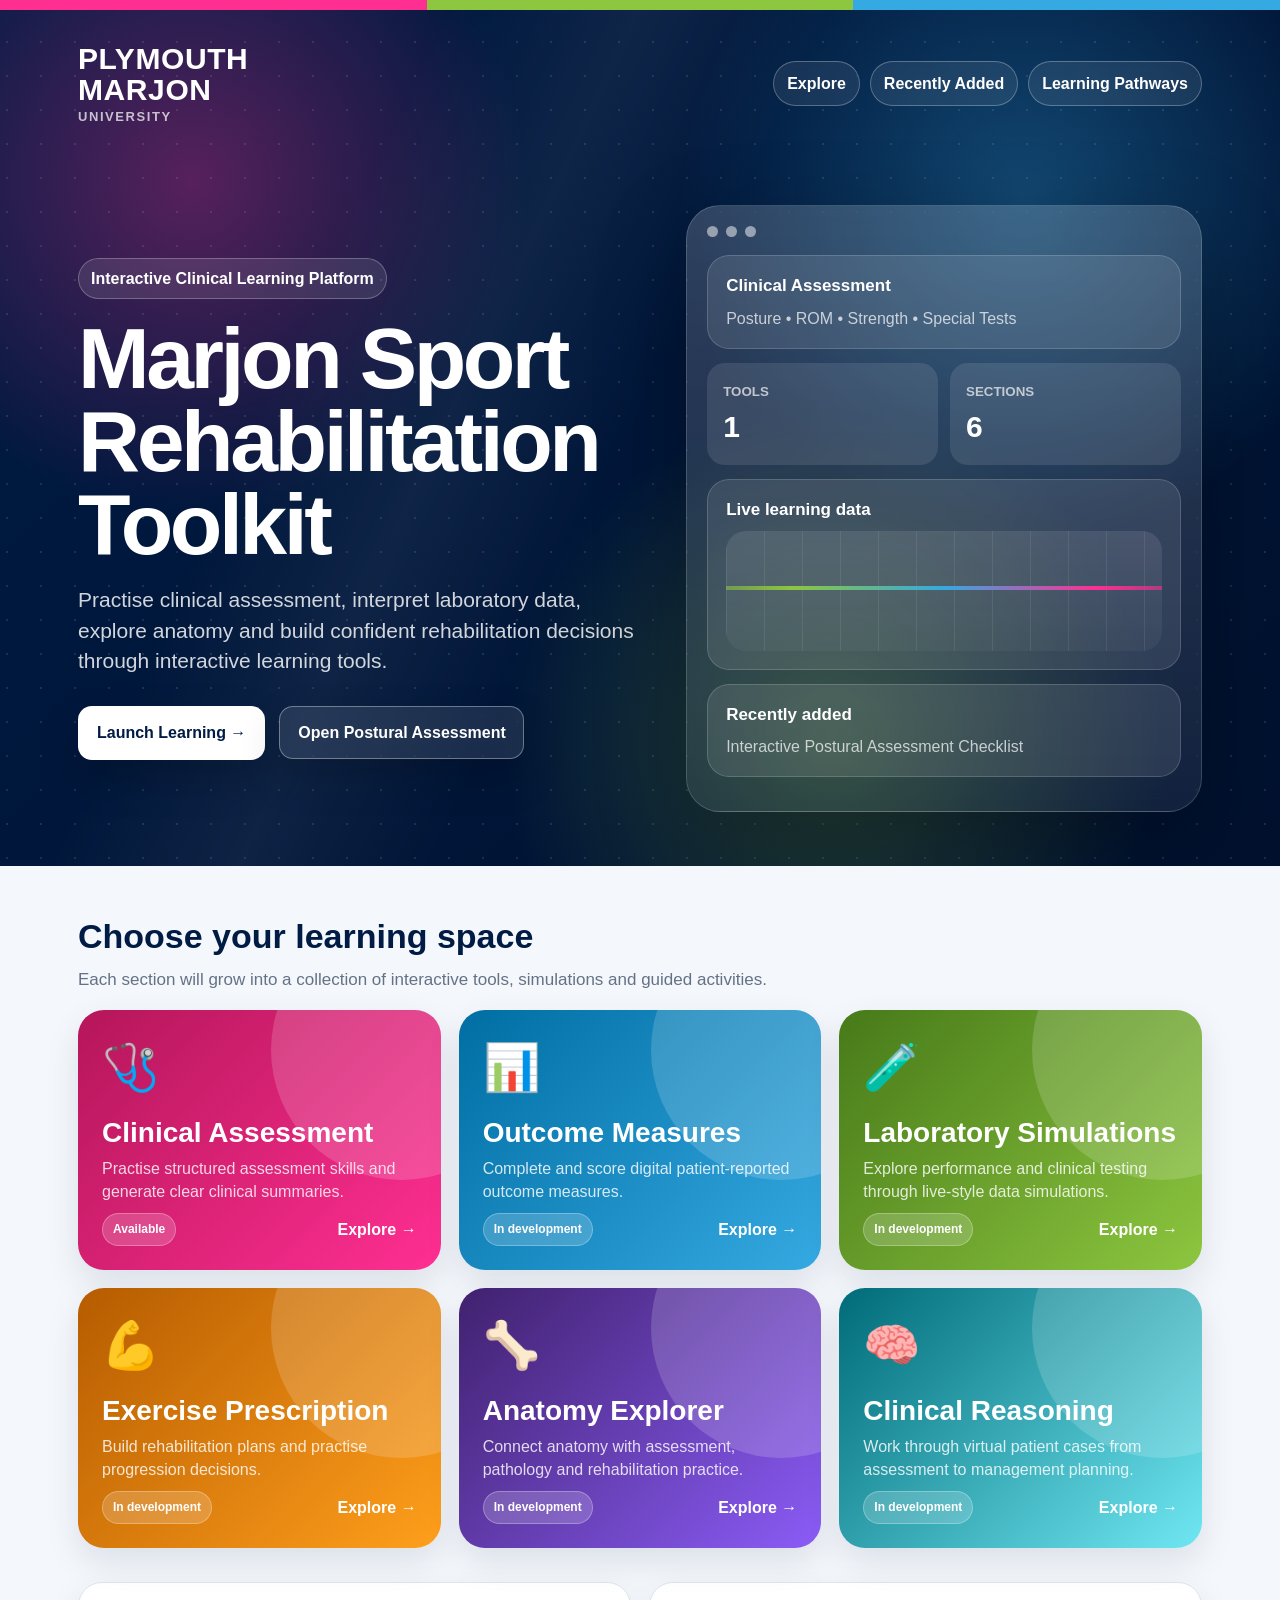
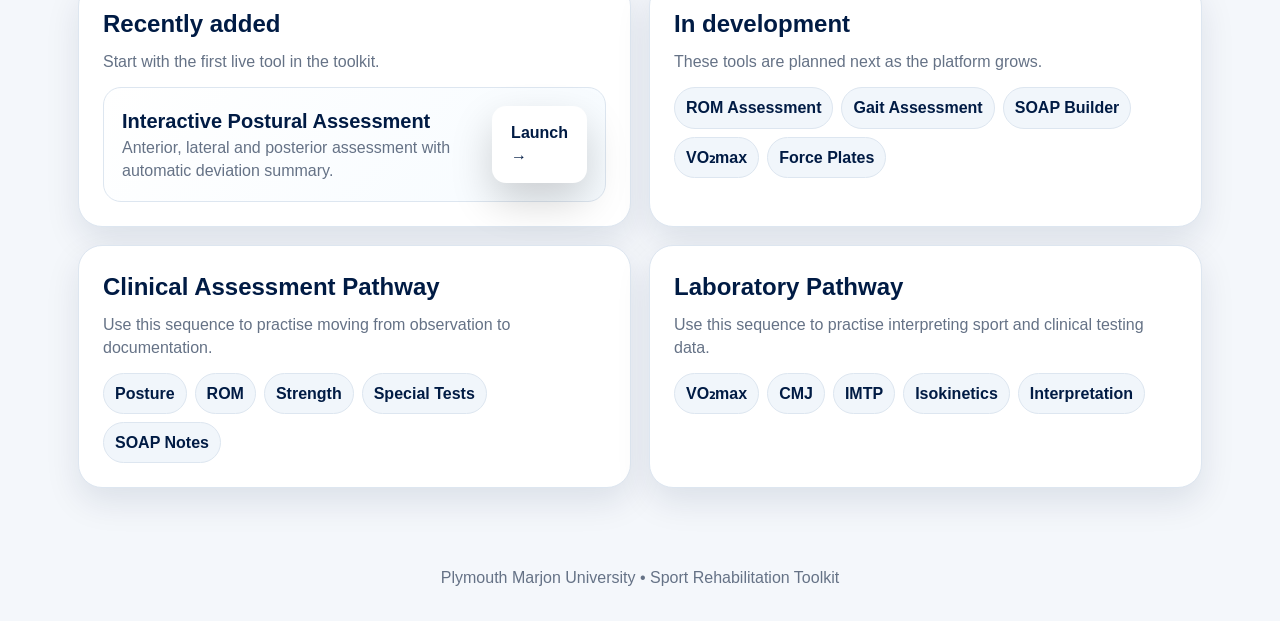
<file: index.html>
<!doctype html>
<html lang="en">
<head>
<meta charset="utf-8">
<meta name="viewport" content="width=device-width, initial-scale=1">
<title>Marjon Sport Rehabilitation Toolkit</title>
<link rel="stylesheet" href="css/styles.css">
</head>
<body>
<div class="accent-bar" aria-hidden="true"><span></span><span></span><span></span></div>

<header class="hero">
  <div class="hero-inner">
    <nav class="hero-nav">
      <div class="logo">PLYMOUTH<br>MARJON<small>UNIVERSITY</small></div>
      <div class="nav-links">
        <a href="#dashboard">Explore</a>
        <a href="#recent">Recently Added</a>
        <a href="#pathways">Learning Pathways</a>
      </div>
    </nav>

    <div class="hero-grid">
      <div class="hero-copy">
        <span class="kicker">Interactive Clinical Learning Platform</span>
        <h1>Marjon Sport Rehabilitation Toolkit</h1>
        <p>Practise clinical assessment, interpret laboratory data, explore anatomy and build confident rehabilitation decisions through interactive learning tools.</p>
        <div class="hero-actions">
          <a class="button" href="#dashboard">Launch Learning →</a>
          <a class="button secondary" href="assessment/postural-assessment.html">Open Postural Assessment</a>
        </div>
      </div>

      <div class="device" aria-label="Toolkit preview panel">
        <div class="device-top"><span></span><span></span><span></span></div>
        <div class="pulse-card">
          <strong>Clinical Assessment</strong>
          <p style="margin:0;color:rgba(255,255,255,.72)">Posture • ROM • Strength • Special Tests</p>
        </div>
        <div class="metric-row">
          <div class="metric"><small>TOOLS</small><b>1</b></div>
          <div class="metric"><small>SECTIONS</small><b>6</b></div>
        </div>
        <div class="pulse-card" style="margin-top:14px">
          <strong>Live learning data</strong>
          <div class="trace"></div>
        </div>
        <div class="pulse-card">
          <strong>Recently added</strong>
          <p style="margin:0;color:rgba(255,255,255,.72)">Interactive Postural Assessment Checklist</p>
        </div>
      </div>
    </div>
  </div>
</header>

<main class="main">
  <section id="dashboard">
    <div class="section-head">
      <div>
        <h2>Choose your learning space</h2>
        <p>Each section will grow into a collection of interactive tools, simulations and guided activities.</p>
      </div>
    </div>

    <div class="dashboard-grid">
      <a class="tile pink" href="assessment/index.html">
        <div class="tile-content">
          <div class="icon">🩺</div>
          <h3>Clinical Assessment</h3>
          <p>Practise structured assessment skills and generate clear clinical summaries.</p>
          <div class="tile-footer"><span class="badge">Available</span><span class="launch">Explore →</span></div>
        </div>
      </a>

      <a class="tile blue" href="outcome-measures/index.html">
        <div class="tile-content">
          <div class="icon">📊</div>
          <h3>Outcome Measures</h3>
          <p>Complete and score digital patient-reported outcome measures.</p>
          <div class="tile-footer"><span class="badge">In development</span><span class="launch">Explore →</span></div>
        </div>
      </a>

      <a class="tile green" href="laboratory/index.html">
        <div class="tile-content">
          <div class="icon">🧪</div>
          <h3>Laboratory Simulations</h3>
          <p>Explore performance and clinical testing through live-style data simulations.</p>
          <div class="tile-footer"><span class="badge">In development</span><span class="launch">Explore →</span></div>
        </div>
      </a>

      <a class="tile orange" href="exercise-prescription/index.html">
        <div class="tile-content">
          <div class="icon">💪</div>
          <h3>Exercise Prescription</h3>
          <p>Build rehabilitation plans and practise progression decisions.</p>
          <div class="tile-footer"><span class="badge">In development</span><span class="launch">Explore →</span></div>
        </div>
      </a>

      <a class="tile purple" href="anatomy/index.html">
        <div class="tile-content">
          <div class="icon">🦴</div>
          <h3>Anatomy Explorer</h3>
          <p>Connect anatomy with assessment, pathology and rehabilitation practice.</p>
          <div class="tile-footer"><span class="badge">In development</span><span class="launch">Explore →</span></div>
        </div>
      </a>

      <a class="tile cyan" href="clinical-reasoning/index.html">
        <div class="tile-content">
          <div class="icon">🧠</div>
          <h3>Clinical Reasoning</h3>
          <p>Work through virtual patient cases from assessment to management planning.</p>
          <div class="tile-footer"><span class="badge">In development</span><span class="launch">Explore →</span></div>
        </div>
      </a>
    </div>
  </section>

  <section class="cards" id="recent" style="margin-top:34px">
    <div class="card">
      <h2>Recently added</h2>
      <p>Start with the first live tool in the toolkit.</p>
      <div class="new-tool">
        <div>
          <strong>Interactive Postural Assessment</strong><br>
          <span>Anterior, lateral and posterior assessment with automatic deviation summary.</span>
        </div>
        <a class="button" href="assessment/postural-assessment.html">Launch →</a>
      </div>
    </div>

    <div class="card">
      <h2>In development</h2>
      <p>These tools are planned next as the platform grows.</p>
      <div class="pathway">
        <span class="step">ROM Assessment</span>
        <span class="step">Gait Assessment</span>
        <span class="step">SOAP Builder</span>
        <span class="step">VO₂max</span>
        <span class="step">Force Plates</span>
      </div>
    </div>
  </section>

  <section class="cards" id="pathways" style="margin-top:18px">
    <div class="card">
      <h2>Clinical Assessment Pathway</h2>
      <p>Use this sequence to practise moving from observation to documentation.</p>
      <div class="pathway">
        <span class="step">Posture</span>
        <span class="step">ROM</span>
        <span class="step">Strength</span>
        <span class="step">Special Tests</span>
        <span class="step">SOAP Notes</span>
      </div>
    </div>

    <div class="card">
      <h2>Laboratory Pathway</h2>
      <p>Use this sequence to practise interpreting sport and clinical testing data.</p>
      <div class="pathway">
        <span class="step">VO₂max</span>
        <span class="step">CMJ</span>
        <span class="step">IMTP</span>
        <span class="step">Isokinetics</span>
        <span class="step">Interpretation</span>
      </div>
    </div>
  </section>
</main>

<footer class="footer">Plymouth Marjon University • Sport Rehabilitation Toolkit</footer>
</body>
</html>
</file>
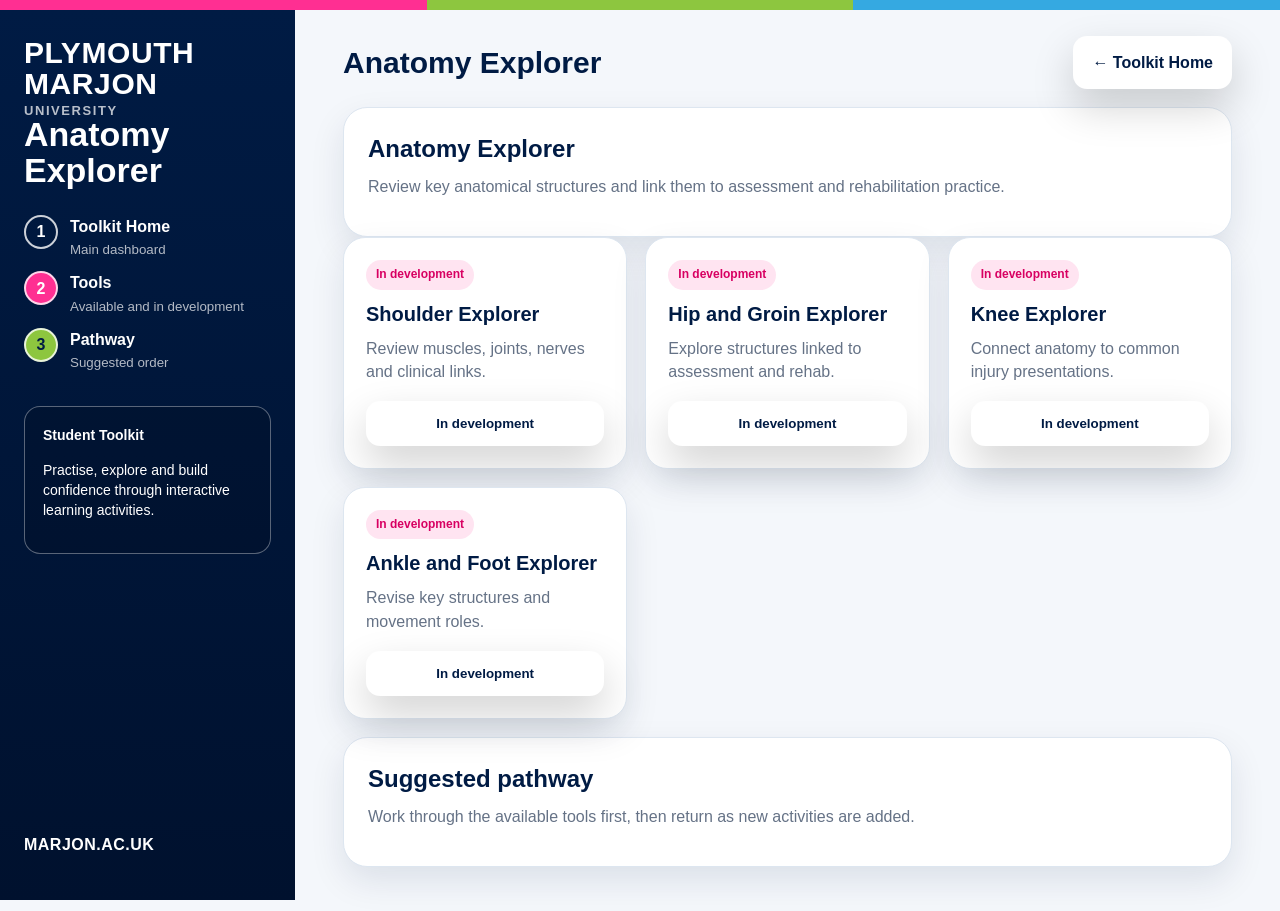
<file: anatomy/index.html>
<!doctype html>
<html lang="en">
<head>
<meta charset="utf-8">
<meta name="viewport" content="width=device-width, initial-scale=1">
<title>Anatomy Explorer | Marjon Sport Rehabilitation Toolkit</title>
<link rel="stylesheet" href="../css/styles.css">
</head>
<body>
<div class="accent-bar" aria-hidden="true"><span></span><span></span><span></span></div>
<div class="app-shell">
<aside class="sidebar">
  <div class="logo">PLYMOUTH<br>MARJON<small>UNIVERSITY</small></div>
  <p class="sidebar-title">Anatomy<br>Explorer</p>
  <nav class="steps"><a href="../index.html"><span>1</span><div>Toolkit Home<small>Main dashboard</small></div></a>
<a href="#tools"><span>2</span><div>Tools<small>Available and in development</small></div></a>
<a href="#pathway"><span>3</span><div>Pathway<small>Suggested order</small></div></a></nav>
  <section class="about"><strong>Student Toolkit</strong><p>Practise, explore and build confidence through interactive learning activities.</p></section>
  <p class="site">MARJON.AC.UK</p>
</aside>
<main class="content">
  <div class="top-row">
    <h1>Anatomy Explorer</h1>
    <div class="toolbar"><a class="button" href="../index.html">← Toolkit Home</a></div>
  </div>
  <section class="card">
    <h2>Anatomy Explorer</h2>
    <p>Review key anatomical structures and link them to assessment and rehabilitation practice.</p>
  </section>
  <section id="tools">
    <div class="dashboard-grid"><article class="tool-card">
          <div><span class="status soon">In development</span><strong>Shoulder Explorer</strong><p>Review muscles, joints, nerves and clinical links.</p></div>
          <button class="button" disabled>In development</button>
        </article><article class="tool-card">
          <div><span class="status soon">In development</span><strong>Hip and Groin Explorer</strong><p>Explore structures linked to assessment and rehab.</p></div>
          <button class="button" disabled>In development</button>
        </article><article class="tool-card">
          <div><span class="status soon">In development</span><strong>Knee Explorer</strong><p>Connect anatomy to common injury presentations.</p></div>
          <button class="button" disabled>In development</button>
        </article><article class="tool-card">
          <div><span class="status soon">In development</span><strong>Ankle and Foot Explorer</strong><p>Revise key structures and movement roles.</p></div>
          <button class="button" disabled>In development</button>
        </article></div>
  </section>
  <section class="card" id="pathway" style="margin-top:18px">
    <h2>Suggested pathway</h2>
    <p>Work through the available tools first, then return as new activities are added.</p>
  </section>
</main>
</div>
</body>
</html>
</file>
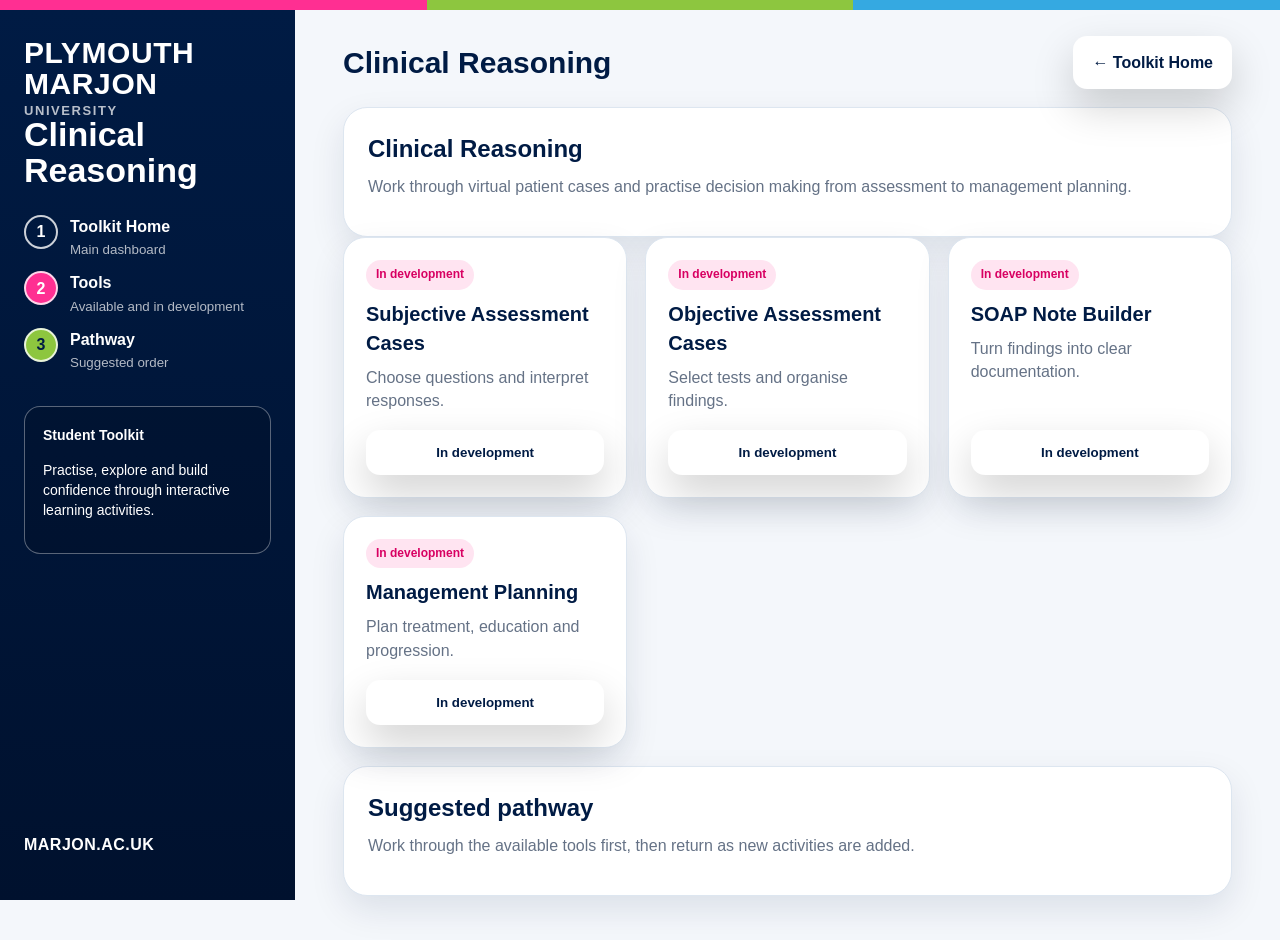
<file: clinical-reasoning/index.html>
<!doctype html>
<html lang="en">
<head>
<meta charset="utf-8">
<meta name="viewport" content="width=device-width, initial-scale=1">
<title>Clinical Reasoning | Marjon Sport Rehabilitation Toolkit</title>
<link rel="stylesheet" href="../css/styles.css">
</head>
<body>
<div class="accent-bar" aria-hidden="true"><span></span><span></span><span></span></div>
<div class="app-shell">
<aside class="sidebar">
  <div class="logo">PLYMOUTH<br>MARJON<small>UNIVERSITY</small></div>
  <p class="sidebar-title">Clinical<br>Reasoning</p>
  <nav class="steps"><a href="../index.html"><span>1</span><div>Toolkit Home<small>Main dashboard</small></div></a>
<a href="#tools"><span>2</span><div>Tools<small>Available and in development</small></div></a>
<a href="#pathway"><span>3</span><div>Pathway<small>Suggested order</small></div></a></nav>
  <section class="about"><strong>Student Toolkit</strong><p>Practise, explore and build confidence through interactive learning activities.</p></section>
  <p class="site">MARJON.AC.UK</p>
</aside>
<main class="content">
  <div class="top-row">
    <h1>Clinical Reasoning</h1>
    <div class="toolbar"><a class="button" href="../index.html">← Toolkit Home</a></div>
  </div>
  <section class="card">
    <h2>Clinical Reasoning</h2>
    <p>Work through virtual patient cases and practise decision making from assessment to management planning.</p>
  </section>
  <section id="tools">
    <div class="dashboard-grid"><article class="tool-card">
          <div><span class="status soon">In development</span><strong>Subjective Assessment Cases</strong><p>Choose questions and interpret responses.</p></div>
          <button class="button" disabled>In development</button>
        </article><article class="tool-card">
          <div><span class="status soon">In development</span><strong>Objective Assessment Cases</strong><p>Select tests and organise findings.</p></div>
          <button class="button" disabled>In development</button>
        </article><article class="tool-card">
          <div><span class="status soon">In development</span><strong>SOAP Note Builder</strong><p>Turn findings into clear documentation.</p></div>
          <button class="button" disabled>In development</button>
        </article><article class="tool-card">
          <div><span class="status soon">In development</span><strong>Management Planning</strong><p>Plan treatment, education and progression.</p></div>
          <button class="button" disabled>In development</button>
        </article></div>
  </section>
  <section class="card" id="pathway" style="margin-top:18px">
    <h2>Suggested pathway</h2>
    <p>Work through the available tools first, then return as new activities are added.</p>
  </section>
</main>
</div>
</body>
</html>
</file>
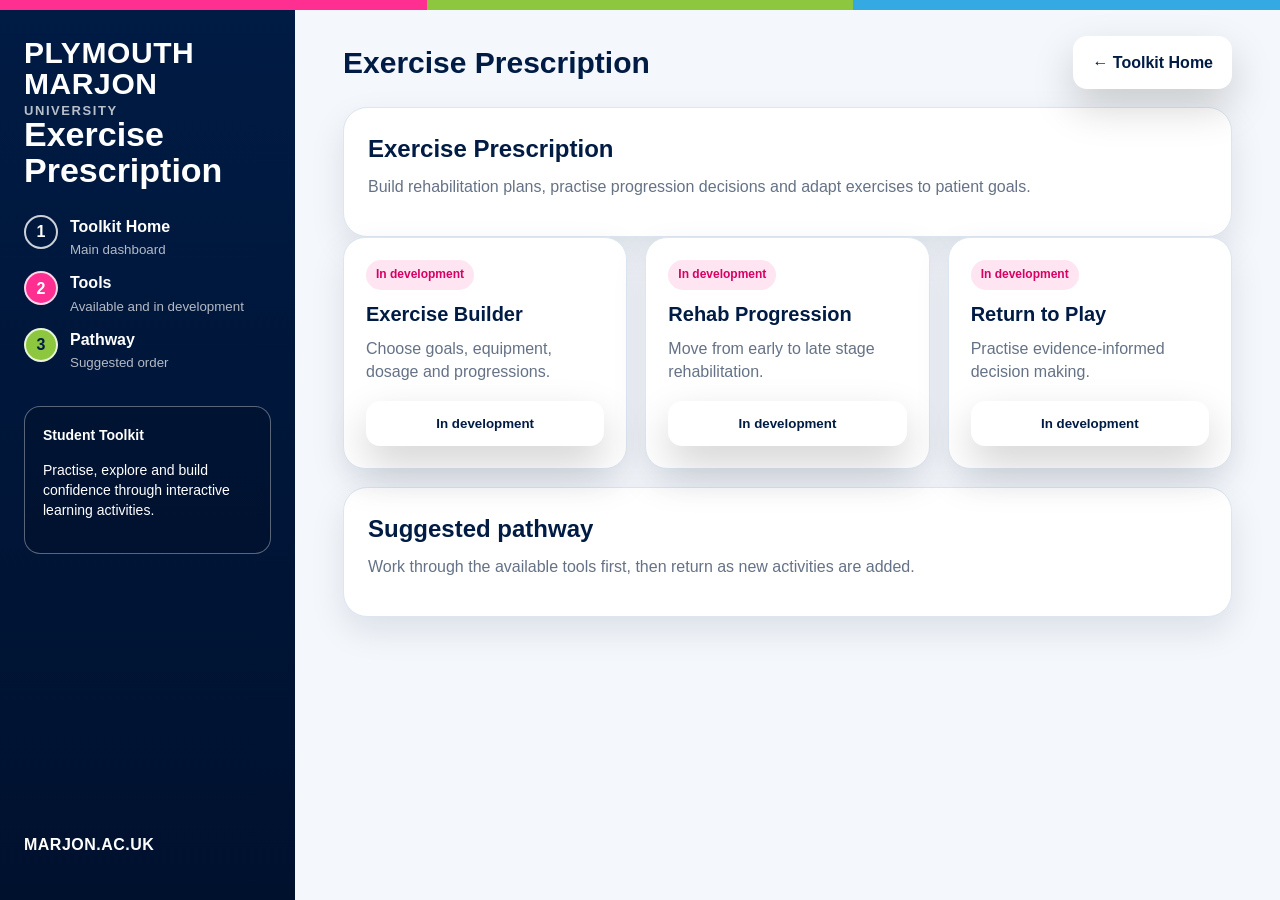
<file: exercise-prescription/index.html>
<!doctype html>
<html lang="en">
<head>
<meta charset="utf-8">
<meta name="viewport" content="width=device-width, initial-scale=1">
<title>Exercise Prescription | Marjon Sport Rehabilitation Toolkit</title>
<link rel="stylesheet" href="../css/styles.css">
</head>
<body>
<div class="accent-bar" aria-hidden="true"><span></span><span></span><span></span></div>
<div class="app-shell">
<aside class="sidebar">
  <div class="logo">PLYMOUTH<br>MARJON<small>UNIVERSITY</small></div>
  <p class="sidebar-title">Exercise<br>Prescription</p>
  <nav class="steps"><a href="../index.html"><span>1</span><div>Toolkit Home<small>Main dashboard</small></div></a>
<a href="#tools"><span>2</span><div>Tools<small>Available and in development</small></div></a>
<a href="#pathway"><span>3</span><div>Pathway<small>Suggested order</small></div></a></nav>
  <section class="about"><strong>Student Toolkit</strong><p>Practise, explore and build confidence through interactive learning activities.</p></section>
  <p class="site">MARJON.AC.UK</p>
</aside>
<main class="content">
  <div class="top-row">
    <h1>Exercise Prescription</h1>
    <div class="toolbar"><a class="button" href="../index.html">← Toolkit Home</a></div>
  </div>
  <section class="card">
    <h2>Exercise Prescription</h2>
    <p>Build rehabilitation plans, practise progression decisions and adapt exercises to patient goals.</p>
  </section>
  <section id="tools">
    <div class="dashboard-grid"><article class="tool-card">
          <div><span class="status soon">In development</span><strong>Exercise Builder</strong><p>Choose goals, equipment, dosage and progressions.</p></div>
          <button class="button" disabled>In development</button>
        </article><article class="tool-card">
          <div><span class="status soon">In development</span><strong>Rehab Progression</strong><p>Move from early to late stage rehabilitation.</p></div>
          <button class="button" disabled>In development</button>
        </article><article class="tool-card">
          <div><span class="status soon">In development</span><strong>Return to Play</strong><p>Practise evidence-informed decision making.</p></div>
          <button class="button" disabled>In development</button>
        </article></div>
  </section>
  <section class="card" id="pathway" style="margin-top:18px">
    <h2>Suggested pathway</h2>
    <p>Work through the available tools first, then return as new activities are added.</p>
  </section>
</main>
</div>
</body>
</html>
</file>
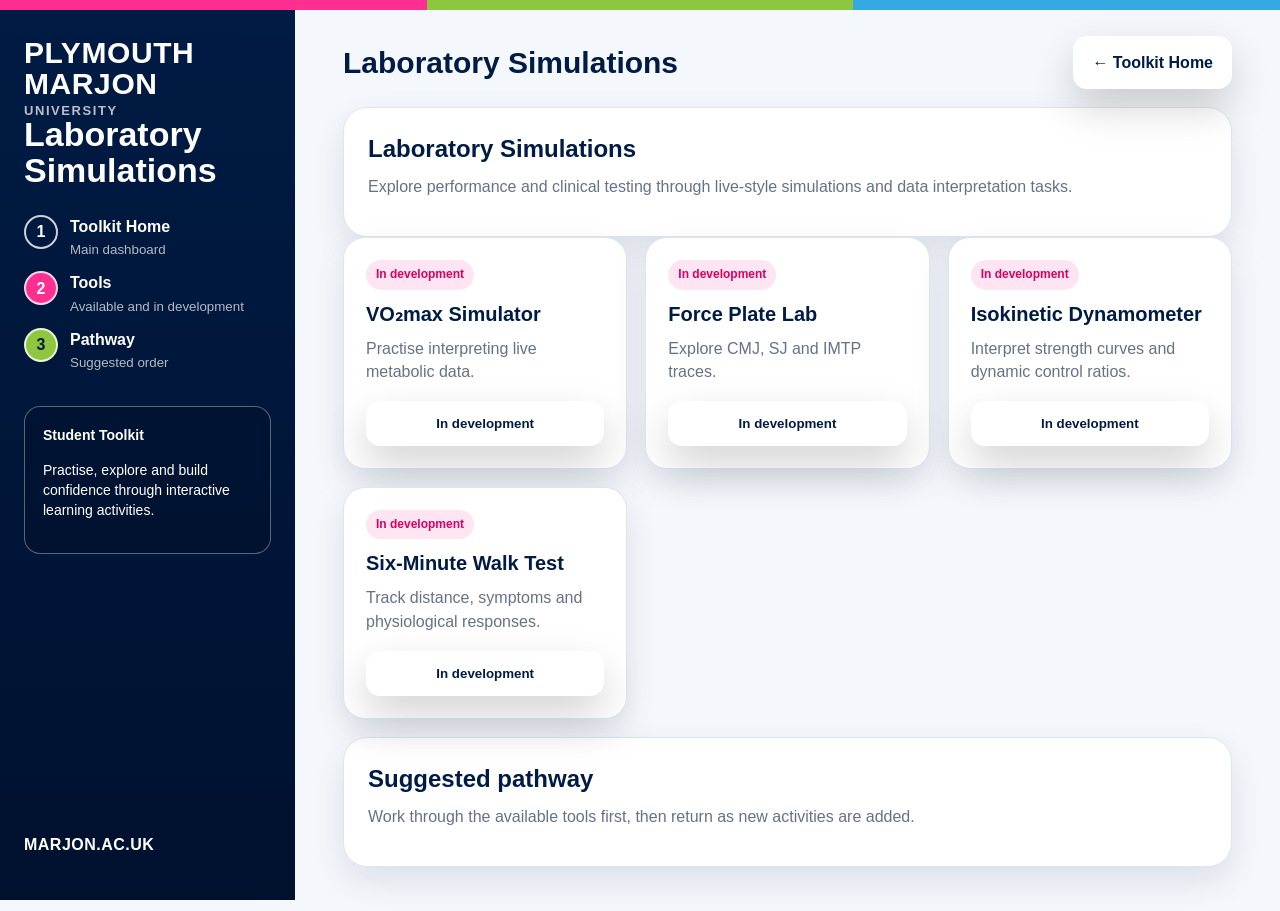
<file: laboratory/index.html>
<!doctype html>
<html lang="en">
<head>
<meta charset="utf-8">
<meta name="viewport" content="width=device-width, initial-scale=1">
<title>Laboratory Simulations | Marjon Sport Rehabilitation Toolkit</title>
<link rel="stylesheet" href="../css/styles.css">
</head>
<body>
<div class="accent-bar" aria-hidden="true"><span></span><span></span><span></span></div>
<div class="app-shell">
<aside class="sidebar">
  <div class="logo">PLYMOUTH<br>MARJON<small>UNIVERSITY</small></div>
  <p class="sidebar-title">Laboratory<br>Simulations</p>
  <nav class="steps"><a href="../index.html"><span>1</span><div>Toolkit Home<small>Main dashboard</small></div></a>
<a href="#tools"><span>2</span><div>Tools<small>Available and in development</small></div></a>
<a href="#pathway"><span>3</span><div>Pathway<small>Suggested order</small></div></a></nav>
  <section class="about"><strong>Student Toolkit</strong><p>Practise, explore and build confidence through interactive learning activities.</p></section>
  <p class="site">MARJON.AC.UK</p>
</aside>
<main class="content">
  <div class="top-row">
    <h1>Laboratory Simulations</h1>
    <div class="toolbar"><a class="button" href="../index.html">← Toolkit Home</a></div>
  </div>
  <section class="card">
    <h2>Laboratory Simulations</h2>
    <p>Explore performance and clinical testing through live-style simulations and data interpretation tasks.</p>
  </section>
  <section id="tools">
    <div class="dashboard-grid"><article class="tool-card">
          <div><span class="status soon">In development</span><strong>VO₂max Simulator</strong><p>Practise interpreting live metabolic data.</p></div>
          <button class="button" disabled>In development</button>
        </article><article class="tool-card">
          <div><span class="status soon">In development</span><strong>Force Plate Lab</strong><p>Explore CMJ, SJ and IMTP traces.</p></div>
          <button class="button" disabled>In development</button>
        </article><article class="tool-card">
          <div><span class="status soon">In development</span><strong>Isokinetic Dynamometer</strong><p>Interpret strength curves and dynamic control ratios.</p></div>
          <button class="button" disabled>In development</button>
        </article><article class="tool-card">
          <div><span class="status soon">In development</span><strong>Six-Minute Walk Test</strong><p>Track distance, symptoms and physiological responses.</p></div>
          <button class="button" disabled>In development</button>
        </article></div>
  </section>
  <section class="card" id="pathway" style="margin-top:18px">
    <h2>Suggested pathway</h2>
    <p>Work through the available tools first, then return as new activities are added.</p>
  </section>
</main>
</div>
</body>
</html>
</file>
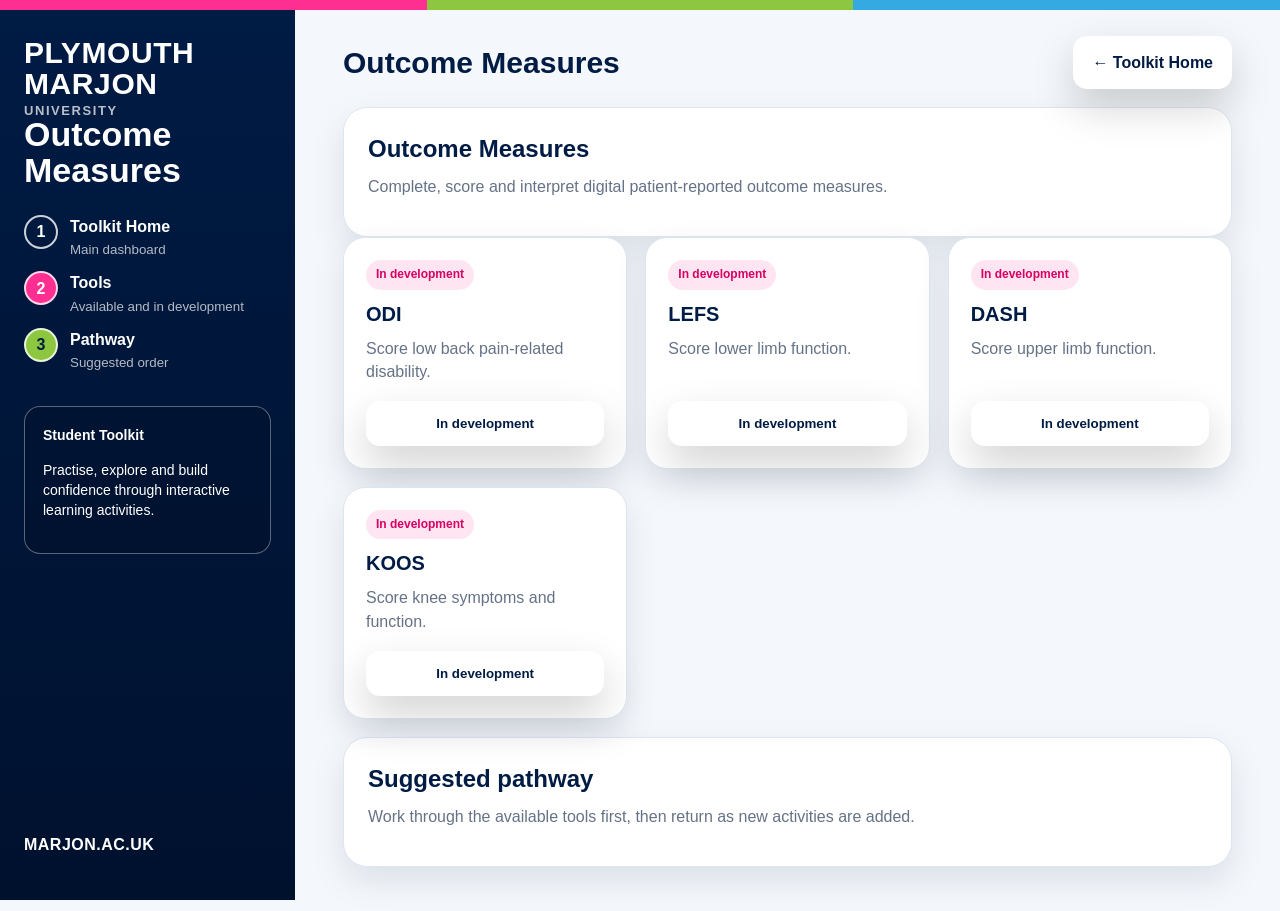
<file: outcome-measures/index.html>
<!doctype html>
<html lang="en">
<head>
<meta charset="utf-8">
<meta name="viewport" content="width=device-width, initial-scale=1">
<title>Outcome Measures | Marjon Sport Rehabilitation Toolkit</title>
<link rel="stylesheet" href="../css/styles.css">
</head>
<body>
<div class="accent-bar" aria-hidden="true"><span></span><span></span><span></span></div>
<div class="app-shell">
<aside class="sidebar">
  <div class="logo">PLYMOUTH<br>MARJON<small>UNIVERSITY</small></div>
  <p class="sidebar-title">Outcome<br>Measures</p>
  <nav class="steps"><a href="../index.html"><span>1</span><div>Toolkit Home<small>Main dashboard</small></div></a>
<a href="#tools"><span>2</span><div>Tools<small>Available and in development</small></div></a>
<a href="#pathway"><span>3</span><div>Pathway<small>Suggested order</small></div></a></nav>
  <section class="about"><strong>Student Toolkit</strong><p>Practise, explore and build confidence through interactive learning activities.</p></section>
  <p class="site">MARJON.AC.UK</p>
</aside>
<main class="content">
  <div class="top-row">
    <h1>Outcome Measures</h1>
    <div class="toolbar"><a class="button" href="../index.html">← Toolkit Home</a></div>
  </div>
  <section class="card">
    <h2>Outcome Measures</h2>
    <p>Complete, score and interpret digital patient-reported outcome measures.</p>
  </section>
  <section id="tools">
    <div class="dashboard-grid"><article class="tool-card">
          <div><span class="status soon">In development</span><strong>ODI</strong><p>Score low back pain-related disability.</p></div>
          <button class="button" disabled>In development</button>
        </article><article class="tool-card">
          <div><span class="status soon">In development</span><strong>LEFS</strong><p>Score lower limb function.</p></div>
          <button class="button" disabled>In development</button>
        </article><article class="tool-card">
          <div><span class="status soon">In development</span><strong>DASH</strong><p>Score upper limb function.</p></div>
          <button class="button" disabled>In development</button>
        </article><article class="tool-card">
          <div><span class="status soon">In development</span><strong>KOOS</strong><p>Score knee symptoms and function.</p></div>
          <button class="button" disabled>In development</button>
        </article></div>
  </section>
  <section class="card" id="pathway" style="margin-top:18px">
    <h2>Suggested pathway</h2>
    <p>Work through the available tools first, then return as new activities are added.</p>
  </section>
</main>
</div>
</body>
</html>
</file>
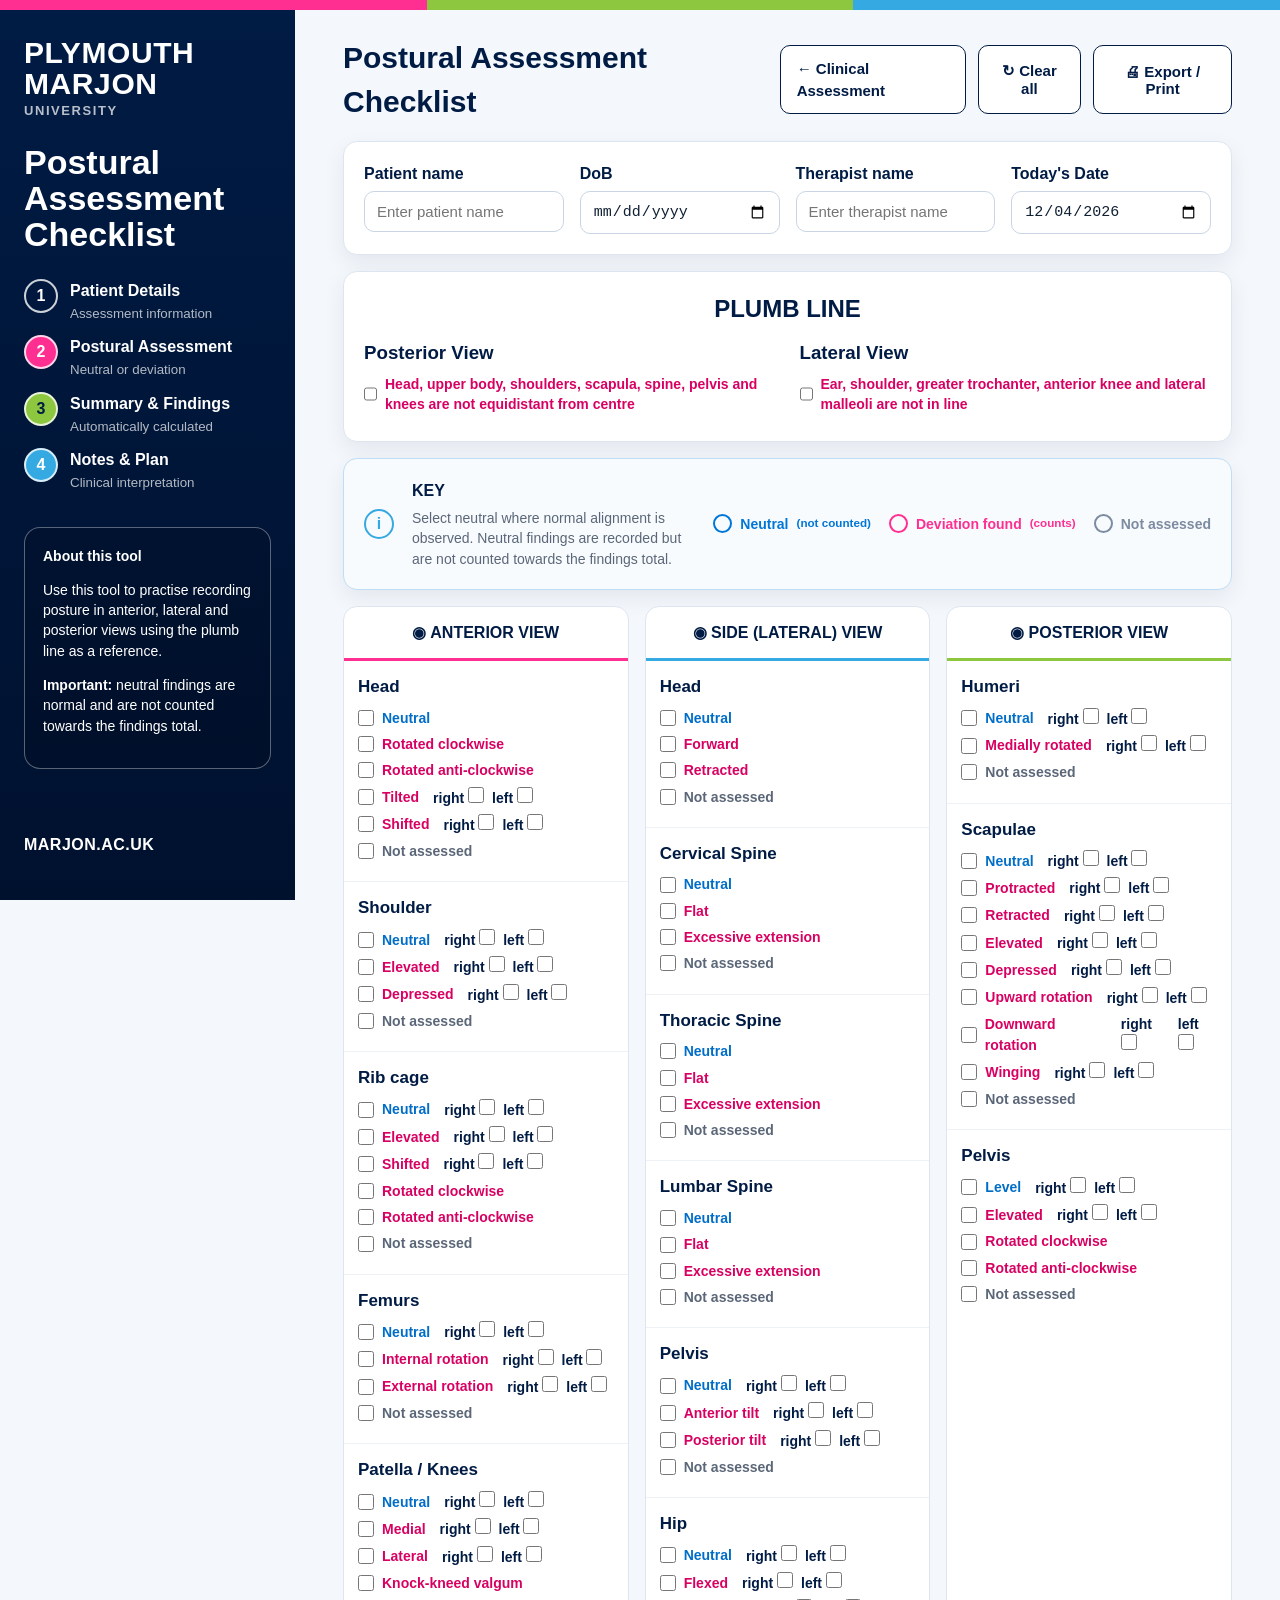
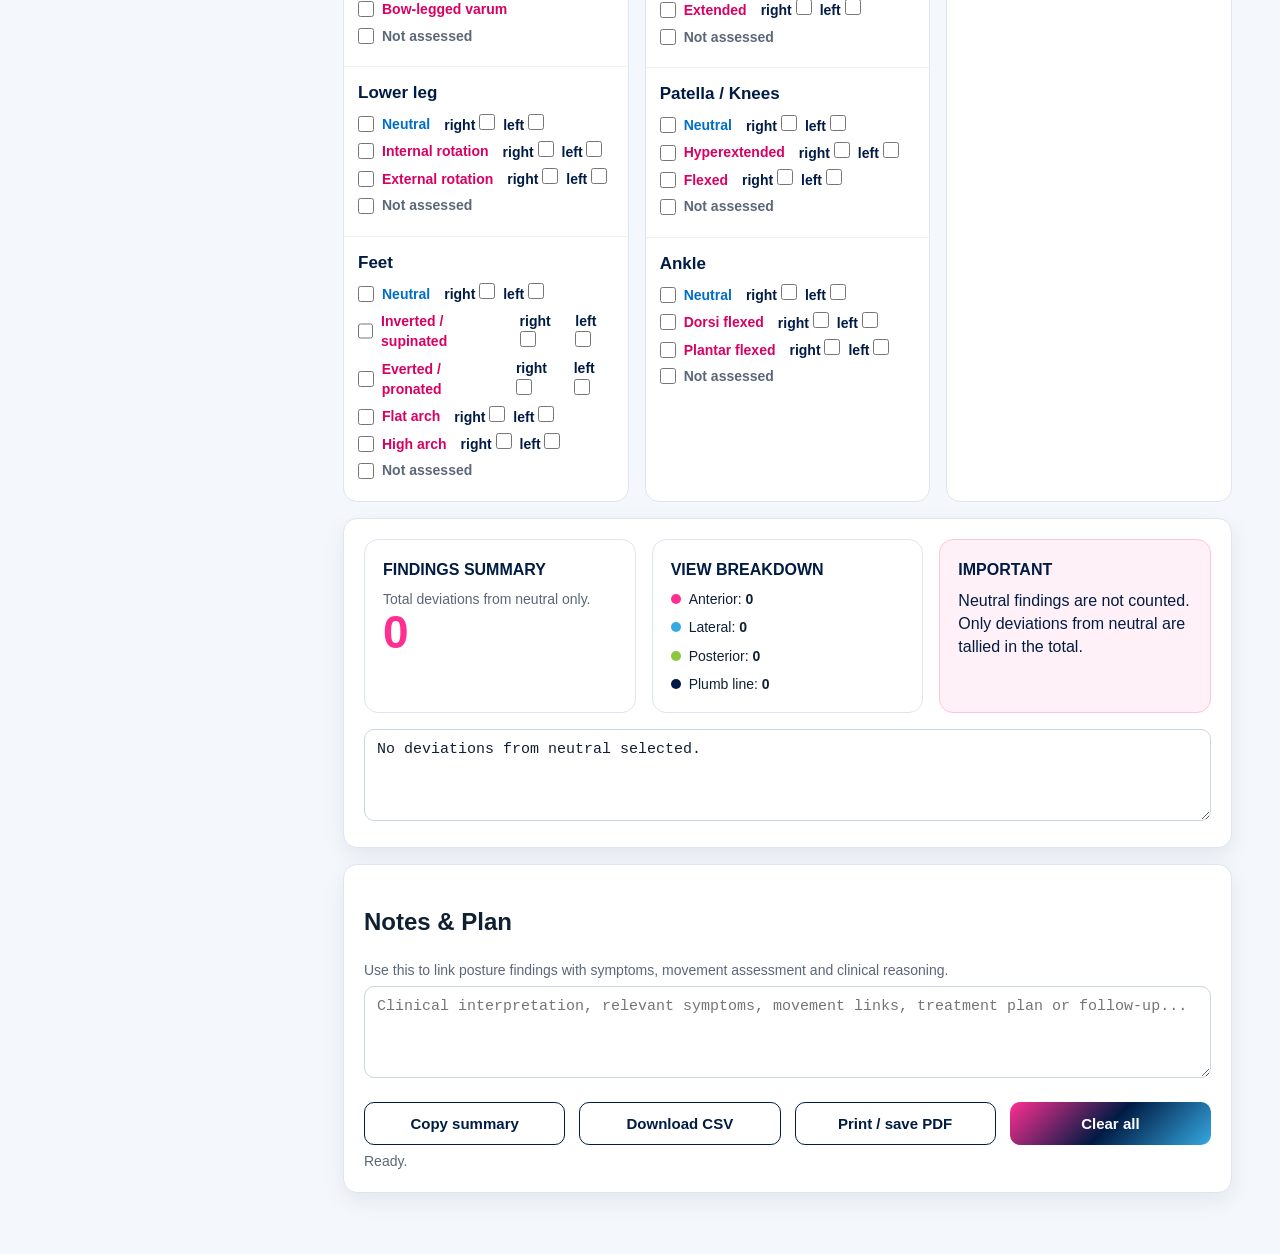
<file: assessment/postural-assessment.html>
<!doctype html>
<html lang="en">
<head>
<meta charset="utf-8">
<meta name="viewport" content="width=device-width, initial-scale=1">
<title>Postural Assessment Checklist | Plymouth Marjon University</title>
<style>
:root{
  --navy:#001B44;--pink:#FF2F92;--blue:#35A9E1;--green:#8DC63F;
  --bg:#F4F7FB;--card:#fff;--ink:#102033;--muted:#5B6778;--border:#DDE6F0;
  --pink-soft:#FFE4F1;--blue-soft:#E8F6FD;--green-soft:#EFF8DF;
}
*{box-sizing:border-box}
html{scroll-behavior:smooth}
body{margin:0;font-family:Arial,Helvetica,sans-serif;background:var(--bg);color:var(--ink);line-height:1.45}
.accent-bar{height:10px;display:grid;grid-template-columns:1fr 1fr 1fr}
.accent-bar span:nth-child(1){background:var(--pink)}
.accent-bar span:nth-child(2){background:var(--green)}
.accent-bar span:nth-child(3){background:var(--blue)}
.app-shell{display:grid;grid-template-columns:295px 1fr;min-height:calc(100vh - 10px)}
.sidebar{background:linear-gradient(180deg,var(--navy),#00112E);color:white;padding:28px 24px;position:sticky;top:0;align-self:start;min-height:calc(100vh - 10px)}
.logo{font-size:30px;font-weight:900;line-height:1.02;letter-spacing:.02em;margin-bottom:28px}
.logo small{display:block;font-size:13px;letter-spacing:.12em;color:rgba(255,255,255,.72);margin-top:5px}
.sidebar-title{font-size:34px;line-height:1.05;font-weight:900;margin:0 0 26px}
.steps{display:grid;gap:12px}
.steps a{text-decoration:none;display:flex;gap:12px;align-items:flex-start;color:white;font-weight:800}
.steps a span{width:34px;min-width:34px;height:34px;display:grid;place-items:center;border-radius:999px;border:2px solid rgba(255,255,255,.8)}
.steps small{display:block;margin-top:2px;color:rgba(255,255,255,.7);font-weight:500}
.steps a:nth-child(2) span{background:var(--pink)}
.steps a:nth-child(3) span{background:var(--green);color:var(--navy)}
.steps a:nth-child(4) span{background:var(--blue)}
.about{margin-top:34px;border:1px solid rgba(255,255,255,.35);background:rgba(0,0,0,.12);border-radius:16px;padding:18px;font-size:14px}
.site{position:absolute;bottom:28px;font-weight:900;letter-spacing:.03em}
.content{max-width:1240px;width:100%;padding:26px clamp(18px,4vw,48px) 44px}
.top-row{display:flex;justify-content:space-between;gap:16px;align-items:center;margin-bottom:18px}
h1{color:var(--navy);font-size:30px;margin:0}
.toolbar{display:flex;gap:12px}
.card{background:var(--card);border:1px solid var(--border);border-radius:14px;box-shadow:0 8px 22px rgba(0,27,68,.07);padding:20px;margin:16px 0}
.details-grid{display:grid;grid-template-columns:repeat(4,minmax(0,1fr));gap:16px}
label{color:var(--navy);font-weight:800}
input[type=text],input[type=date],select,textarea{width:100%;margin-top:6px;border:1px solid #C9D5E4;border-radius:10px;padding:11px 12px;font-size:15px;background:white;color:var(--ink)}
textarea{min-height:92px;resize:vertical}
.plumb-grid{display:grid;grid-template-columns:1fr 1fr;gap:24px}
.plumb-grid h3{margin:0 0 8px;color:var(--navy)}
.key{display:grid;grid-template-columns:auto 1fr repeat(3,auto);gap:18px;align-items:center;background:#F8FBFE;border-color:#BFDDF6}
.key-icon{width:30px;height:30px;border-radius:50%;display:grid;place-items:center;border:2px solid var(--blue);color:var(--blue);font-weight:900}
.legend{display:flex;align-items:center;gap:8px;font-size:14px;font-weight:800;color:var(--navy)}
.dot{width:19px;height:19px;border-radius:50%;border:2px solid currentColor;display:inline-block}
.neutral{color:#0076D7}.deviation{color:var(--pink)}.notassessed{color:#7C8BA0}
.assessment-grid{display:grid;grid-template-columns:repeat(3,1fr);gap:16px;margin-top:16px}
.view-column{border:1px solid var(--border);border-radius:14px;background:#fff;overflow:hidden}
.view-head{padding:14px 16px;border-bottom:3px solid var(--pink);font-weight:900;color:var(--navy);text-align:center}
.view-column:nth-child(2) .view-head{border-bottom-color:var(--blue)}
.view-column:nth-child(3) .view-head{border-bottom-color:var(--green)}
.region{padding:14px;border-bottom:1px solid #EEF2F7}
.region:last-child{border-bottom:0}
.region h3{margin:0 0 8px;color:var(--navy);font-size:17px}
.option{display:flex;align-items:center;gap:8px;margin:6px 0;font-size:14px;color:var(--ink)}
.option input{width:16px;height:16px;margin:0;accent-color:var(--pink)}
.option.neutral-option input{accent-color:var(--blue)}
.option.not-option input{accent-color:#8292A8}
.option.neutral-option{color:#006EC8}
.option.deviation-option{color:#D80062}
.option.not-option{color:#5B6778}
.option.selected{font-weight:900}
.side-choice{display:inline-flex;gap:8px;margin-left:6px}
.summary-grid{display:grid;grid-template-columns:1fr 1fr 1fr;gap:16px}
.summary-box{border:1px solid var(--border);border-radius:14px;background:#fff;padding:18px}
.summary-box strong{display:block;color:var(--navy);margin-bottom:8px}
.big-number{font-size:46px;font-weight:900;color:var(--pink);line-height:1}
.breakdown{display:grid;gap:8px;font-size:14px}
.breakdown span{display:inline-block;width:10px;height:10px;border-radius:50%;margin-right:8px}
.note{border-color:#FFC4DA;background:#FFF1F7;color:var(--navy)}
.actions{display:grid;grid-template-columns:repeat(4,minmax(0,1fr));gap:14px;margin-top:18px}
button{border:1px solid var(--navy);border-radius:10px;padding:12px 16px;font-weight:900;cursor:pointer;background:white;color:var(--navy);font-size:15px}
button.primary{border:0;color:white;background:linear-gradient(135deg,var(--pink),var(--navy),var(--blue))}
.hint{color:var(--muted);font-size:14px;margin:6px 0 0}
@media(max-width:1100px){
  .app-shell{grid-template-columns:1fr}.sidebar{position:relative;min-height:auto}.site{display:none}
  .assessment-grid,.details-grid,.summary-grid,.plumb-grid,.key{grid-template-columns:1fr}
  .toolbar,.actions{display:grid;grid-template-columns:1fr}
}
@media print{
  .accent-bar,.sidebar,.toolbar,.actions{display:none}
  .app-shell{display:block}.content{max-width:none;padding:0}
  .card{box-shadow:none;page-break-inside:avoid}
}
</style>
</head>
<body>
<div class="accent-bar" aria-hidden="true"><span></span><span></span><span></span></div>

<div class="app-shell">
<aside class="sidebar">
  <div class="logo">PLYMOUTH<br>MARJON<small>UNIVERSITY</small></div>
  <p class="sidebar-title">Postural<br>Assessment<br>Checklist</p>
  <nav class="steps">
    <a href="#patient"><span>1</span><div>Patient Details<small>Assessment information</small></div></a>
    <a href="#assessment"><span>2</span><div>Postural Assessment<small>Neutral or deviation</small></div></a>
    <a href="#summary"><span>3</span><div>Summary & Findings<small>Automatically calculated</small></div></a>
    <a href="#notes"><span>4</span><div>Notes & Plan<small>Clinical interpretation</small></div></a>
  </nav>
  <section class="about">
    <strong>About this tool</strong>
    <p>Use this tool to practise recording posture in anterior, lateral and posterior views using the plumb line as a reference.</p>
    <p><strong>Important:</strong> neutral findings are normal and are not counted towards the findings total.</p>
  </section>
  <p class="site">MARJON.AC.UK</p>
</aside>

<main class="content">
  <div class="top-row">
    <h1>Postural Assessment Checklist</h1>
    <div class="toolbar">
      <a href="index.html" style="border:1px solid var(--navy);border-radius:10px;padding:12px 16px;font-weight:900;background:white;color:var(--navy);font-size:15px;text-decoration:none;display:inline-flex;align-items:center">← Clinical Assessment</a>
      <button type="button" id="clearTop">↻ Clear all</button>
      <button type="button" id="printTop">🖨 Export / Print</button>
    </div>
  </div>

  <section class="card" id="patient">
    <div class="details-grid">
      <label>Patient name<input id="patientName" type="text" placeholder="Enter patient name"></label>
      <label>DoB<input id="dob" type="date"></label>
      <label>Therapist name<input id="therapist" type="text" placeholder="Enter therapist name"></label>
      <label>Today's Date<input id="assessmentDate" type="date"></label>
    </div>
  </section>

  <section class="card">
    <h2 style="text-align:center;margin:0 0 12px;color:var(--navy)">PLUMB LINE</h2>
    <div class="plumb-grid">
      <div>
        <h3>Posterior View</h3>
        <label class="option deviation-option"><input type="checkbox" data-view="Plumb line" data-type="deviation" data-label="Posterior plumb line: head, upper body, shoulders, scapula, spine, pelvis and knees not equidistant from centre"> Head, upper body, shoulders, scapula, spine, pelvis and knees are not equidistant from centre</label>
      </div>
      <div>
        <h3>Lateral View</h3>
        <label class="option deviation-option"><input type="checkbox" data-view="Plumb line" data-type="deviation" data-label="Lateral plumb line: ear, shoulder, greater trochanter, anterior knee and lateral malleoli not in line"> Ear, shoulder, greater trochanter, anterior knee and lateral malleoli are not in line</label>
      </div>
    </div>
  </section>

  <section class="card key">
    <div class="key-icon">i</div>
    <div>
      <strong style="color:var(--navy)">KEY</strong>
      <p class="hint">Select neutral where normal alignment is observed. Neutral findings are recorded but are not counted towards the findings total.</p>
    </div>
    <div class="legend neutral"><span class="dot"></span> Neutral<br><small>(not counted)</small></div>
    <div class="legend deviation"><span class="dot"></span> Deviation found<br><small>(counts)</small></div>
    <div class="legend notassessed"><span class="dot"></span> Not assessed</div>
  </section>

  <section id="assessment" class="assessment-grid"></section>

  <section class="card" id="summary">
    <div class="summary-grid">
      <div class="summary-box">
        <strong>FINDINGS SUMMARY</strong>
        <p class="hint">Total deviations from neutral only.</p>
        <div class="big-number" id="totalDeviations">0</div>
      </div>
      <div class="summary-box">
        <strong>VIEW BREAKDOWN</strong>
        <div class="breakdown">
          <div><span style="background:var(--pink)"></span>Anterior: <b id="anteriorCount">0</b></div>
          <div><span style="background:var(--blue)"></span>Lateral: <b id="sideCount">0</b></div>
          <div><span style="background:var(--green)"></span>Posterior: <b id="posteriorCount">0</b></div>
          <div><span style="background:var(--navy)"></span>Plumb line: <b id="plumbCount">0</b></div>
        </div>
      </div>
      <div class="summary-box note">
        <strong>IMPORTANT</strong>
        Neutral findings are not counted. Only deviations from neutral are tallied in the total.
      </div>
    </div>
    <textarea id="findingsOutput" style="margin-top:16px" readonly placeholder="Selected deviations will appear here..."></textarea>
  </section>

  <section class="card" id="notes">
    <h2>Notes & Plan</h2>
    <p class="hint">Use this to link posture findings with symptoms, movement assessment and clinical reasoning.</p>
    <textarea id="clinicalNotes" placeholder="Clinical interpretation, relevant symptoms, movement links, treatment plan or follow-up..."></textarea>
    <div class="actions">
      <button type="button" id="copySummary">Copy summary</button>
      <button type="button" id="downloadCsv">Download CSV</button>
      <button type="button" id="printPdf">Print / save PDF</button>
      <button type="button" class="primary" id="clearBottom">Clear all</button>
    </div>
    <p class="hint" id="feedback">Ready.</p>
  </section>
</main>
</div>

<script>
const assessment = {
  "ANTERIOR VIEW": {
    view:"Anterior",
    regions:{
      "Head":[["Neutral","neutral",false],["Rotated clockwise","deviation",false],["Rotated anti-clockwise","deviation",false],["Tilted","deviation",true],["Shifted","deviation",true]],
      "Shoulder":[["Neutral","neutral",true],["Elevated","deviation",true],["Depressed","deviation",true]],
      "Rib cage":[["Neutral","neutral",true],["Elevated","deviation",true],["Shifted","deviation",true],["Rotated clockwise","deviation",false],["Rotated anti-clockwise","deviation",false]],
      "Femurs":[["Neutral","neutral",true],["Internal rotation","deviation",true],["External rotation","deviation",true]],
      "Patella / Knees":[["Neutral","neutral",true],["Medial","deviation",true],["Lateral","deviation",true],["Knock-kneed valgum","deviation",false],["Bow-legged varum","deviation",false]],
      "Lower leg":[["Neutral","neutral",true],["Internal rotation","deviation",true],["External rotation","deviation",true]],
      "Feet":[["Neutral","neutral",true],["Inverted / supinated","deviation",true],["Everted / pronated","deviation",true],["Flat arch","deviation",true],["High arch","deviation",true]]
    }
  },
  "SIDE (LATERAL) VIEW": {
    view:"Lateral",
    regions:{
      "Head":[["Neutral","neutral",false],["Forward","deviation",false],["Retracted","deviation",false]],
      "Cervical Spine":[["Neutral","neutral",false],["Flat","deviation",false],["Excessive extension","deviation",false]],
      "Thoracic Spine":[["Neutral","neutral",false],["Flat","deviation",false],["Excessive extension","deviation",false]],
      "Lumbar Spine":[["Neutral","neutral",false],["Flat","deviation",false],["Excessive extension","deviation",false]],
      "Pelvis":[["Neutral","neutral",true],["Anterior tilt","deviation",true],["Posterior tilt","deviation",true]],
      "Hip":[["Neutral","neutral",true],["Flexed","deviation",true],["Extended","deviation",true]],
      "Patella / Knees":[["Neutral","neutral",true],["Hyperextended","deviation",true],["Flexed","deviation",true]],
      "Ankle":[["Neutral","neutral",true],["Dorsi flexed","deviation",true],["Plantar flexed","deviation",true]]
    }
  },
  "POSTERIOR VIEW": {
    view:"Posterior",
    regions:{
      "Humeri":[["Neutral","neutral",true],["Medially rotated","deviation",true]],
      "Scapulae":[["Neutral","neutral",true],["Protracted","deviation",true],["Retracted","deviation",true],["Elevated","deviation",true],["Depressed","deviation",true],["Upward rotation","deviation",true],["Downward rotation","deviation",true],["Winging","deviation",true]],
      "Pelvis":[["Level","neutral",true],["Elevated","deviation",true],["Rotated clockwise","deviation",false],["Rotated anti-clockwise","deviation",false]]
    }
  }
};

function safeId(text){return text.toLowerCase().replace(/[^a-z0-9]+/g,"-").replace(/(^-|-$)/g,"")}
function renderAssessment(){
  const holder = document.getElementById("assessment");
  Object.entries(assessment).forEach(([title, data]) => {
    const column = document.createElement("section");
    column.className = "view-column";
    column.innerHTML = `<div class="view-head">◉ ${title}</div>`;
    Object.entries(data.regions).forEach(([region, options]) => {
      const regionBox = document.createElement("div");
      regionBox.className = "region";
      regionBox.innerHTML = `<h3>${region}</h3>`;
      options.forEach(([label, type, sided]) => {
        const id = `${data.view}|${region}|${label}`;
        const option = document.createElement("label");
        option.className = `option ${type === "neutral" ? "neutral-option" : "deviation-option"}`;
        option.innerHTML = `
          <input type="checkbox"
            data-view="${data.view}"
            data-region="${region}"
            data-type="${type}"
            data-label="${label}">
          <span>${label}</span>
          ${sided ? `<span class="side-choice">
              <label>right <input type="checkbox" data-side="right" data-parent="${id}"></label>
              <label>left <input type="checkbox" data-side="left" data-parent="${id}"></label>
            </span>` : ""}
        `;
        option.querySelector("input").dataset.parentKey = id;
        regionBox.appendChild(option);
      });
      const na = document.createElement("label");
      na.className = "option not-option";
      na.innerHTML = `<input type="checkbox" data-view="${data.view}" data-region="${region}" data-type="not-assessed" data-label="Not assessed"> <span>Not assessed</span>`;
      regionBox.appendChild(na);
      column.appendChild(regionBox);
    });
    holder.appendChild(column);
  });
}
renderAssessment();

document.getElementById("assessmentDate").value = new Date().toISOString().slice(0,10);

function getSelected(){
  return [...document.querySelectorAll('input[type="checkbox"][data-label]:checked')];
}
function getSides(parentKey){
  return [...document.querySelectorAll(`input[data-parent="${CSS.escape(parentKey)}"]:checked`)].map(x => x.dataset.side);
}
function update(){
  document.querySelectorAll(".option").forEach(row => {
    const main = row.querySelector('input[type="checkbox"][data-label]');
    row.classList.toggle("selected", main && main.checked);
  });

  const selected = getSelected();
  const deviations = selected.filter(x => x.dataset.type === "deviation");
  const counts = {Anterior:0,Lateral:0,Posterior:0,"Plumb line":0};
  deviations.forEach(x => counts[x.dataset.view] = (counts[x.dataset.view] || 0) + 1);

  document.getElementById("totalDeviations").textContent = deviations.length;
  document.getElementById("anteriorCount").textContent = counts.Anterior || 0;
  document.getElementById("sideCount").textContent = counts.Lateral || 0;
  document.getElementById("posteriorCount").textContent = counts.Posterior || 0;
  document.getElementById("plumbCount").textContent = counts["Plumb line"] || 0;

  const output = deviations.map(x => {
    const sides = getSides(x.dataset.parentKey);
    const sideText = sides.length ? ` (${sides.join(" / ")})` : "";
    return `• ${x.dataset.view}: ${x.dataset.region || ""} - ${x.dataset.label}${sideText}`;
  }).join("\n");

  document.getElementById("findingsOutput").value = output || "No deviations from neutral selected.";
}
document.addEventListener("change", update);

function patientValue(id){return document.getElementById(id)?.value || "Not entered";}
function buildSummary(){
  const deviations = getSelected().filter(x => x.dataset.type === "deviation");
  const neutrals = getSelected().filter(x => x.dataset.type === "neutral");
  const notAssessed = getSelected().filter(x => x.dataset.type === "not-assessed");

  const lines = [];
  lines.push("POSTURAL ASSESSMENT SUMMARY");
  lines.push(`Patient: ${patientValue("patientName")}`);
  lines.push(`DoB: ${patientValue("dob")}`);
  lines.push(`Therapist: ${patientValue("therapist")}`);
  lines.push(`Date: ${patientValue("assessmentDate")}`);
  lines.push("");
  lines.push(`Total deviations from neutral: ${deviations.length}`);
  lines.push(`Neutral findings selected but not counted: ${neutrals.length}`);
  lines.push(`Not assessed selections: ${notAssessed.length}`);
  lines.push("");
  lines.push("Deviations:");
  if(!deviations.length) lines.push("• None selected");
  deviations.forEach(x => {
    const sides = getSides(x.dataset.parentKey);
    const sideText = sides.length ? ` (${sides.join(" / ")})` : "";
    lines.push(`• ${x.dataset.view}: ${x.dataset.region || ""} - ${x.dataset.label}${sideText}`);
  });
  lines.push("");
  lines.push("Clinical notes / plan:");
  lines.push(patientValue("clinicalNotes"));
  return lines.join("\n");
}

document.getElementById("copySummary").onclick = async () => {
  await navigator.clipboard.writeText(buildSummary());
  document.getElementById("feedback").textContent = "Summary copied.";
};

document.getElementById("downloadCsv").onclick = () => {
  const rows = [["Patient","Date","View","Region","Finding","Type","Side","Counts towards total"]];
  getSelected().forEach(x => {
    const sides = getSides(x.dataset.parentKey).join(" / ");
    rows.push([
      patientValue("patientName"),
      patientValue("assessmentDate"),
      x.dataset.view,
      x.dataset.region || "",
      x.dataset.label,
      x.dataset.type,
      sides,
      x.dataset.type === "deviation" ? "Yes" : "No"
    ]);
  });
  const csv = rows.map(r => r.map(v => `"${String(v).replaceAll('"','""')}"`).join(",")).join("\n");
  const blob = new Blob([csv], {type:"text/csv"});
  const a = document.createElement("a");
  a.href = URL.createObjectURL(blob);
  a.download = "postural-assessment.csv";
  a.click();
  URL.revokeObjectURL(a.href);
  document.getElementById("feedback").textContent = "CSV downloaded.";
};

function clearAll(){
  document.querySelectorAll('input[type="checkbox"]').forEach(x => x.checked = false);
  document.querySelectorAll('input[type="text"], input[type="date"], textarea').forEach(x => {
    if(x.id !== "assessmentDate") x.value = "";
  });
  document.getElementById("assessmentDate").value = new Date().toISOString().slice(0,10);
  update();
  document.getElementById("feedback").textContent = "Assessment cleared.";
}
document.getElementById("clearTop").onclick = clearAll;
document.getElementById("clearBottom").onclick = clearAll;
document.getElementById("printTop").onclick = () => window.print();
document.getElementById("printPdf").onclick = () => window.print();

update();
</script>
</body>
</html>
</file>
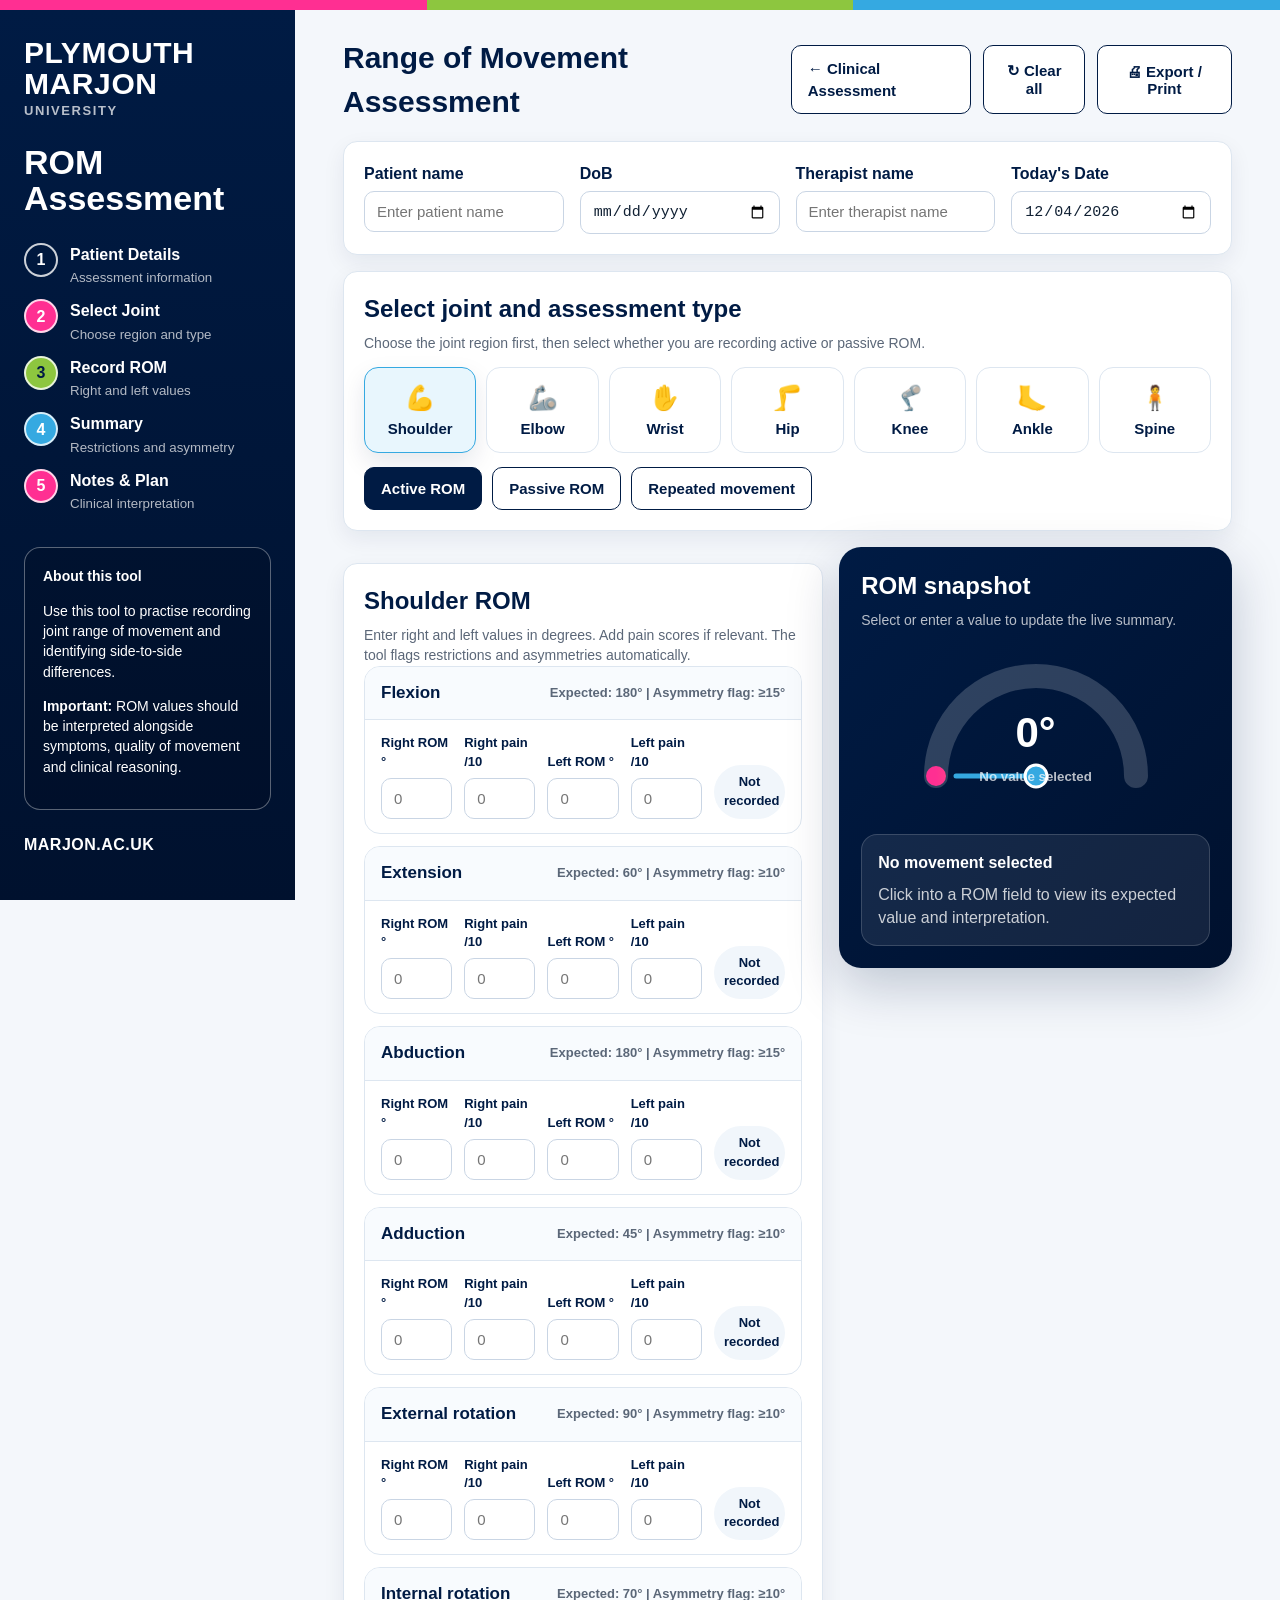
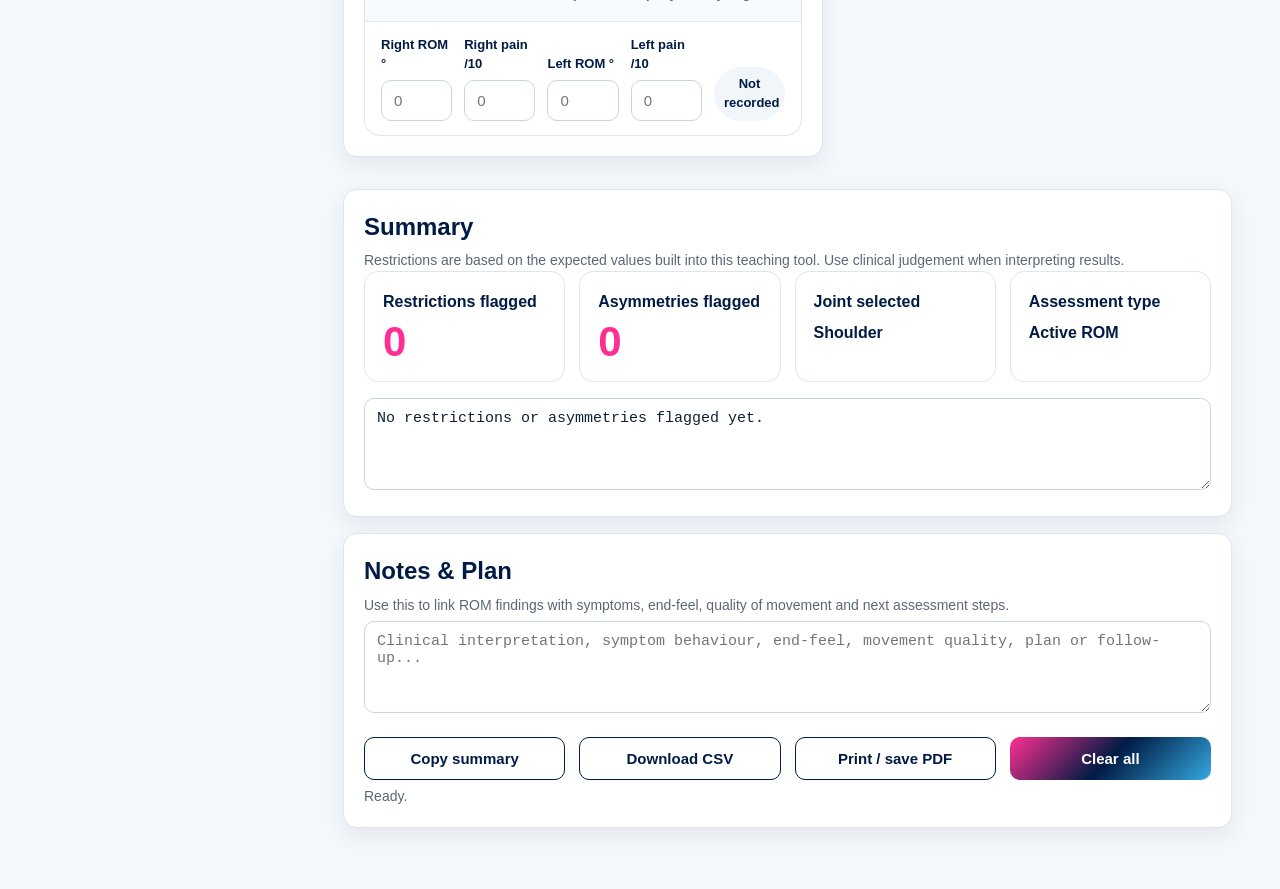
<file: assessment/rom-assessment.html>
<!doctype html>
<html lang="en">
<head>
<meta charset="utf-8">
<meta name="viewport" content="width=device-width, initial-scale=1">
<title>ROM Assessment | Plymouth Marjon University</title>
<style>
:root{--navy:#001B44;--pink:#FF2F92;--blue:#35A9E1;--green:#8DC63F;--bg:#F4F7FB;--card:#fff;--ink:#102033;--muted:#5B6778;--border:#DDE6F0;--pink-soft:#FFE4F1;--blue-soft:#E8F6FD;--green-soft:#EFF8DF;--amber:#FFB84D;--red:#E83D4F}
*{box-sizing:border-box}html{scroll-behavior:smooth}body{margin:0;font-family:Arial,Helvetica,sans-serif;background:var(--bg);color:var(--ink);line-height:1.45}.accent-bar{height:10px;display:grid;grid-template-columns:1fr 1fr 1fr}.accent-bar span:nth-child(1){background:var(--pink)}.accent-bar span:nth-child(2){background:var(--green)}.accent-bar span:nth-child(3){background:var(--blue)}
.app-shell{display:grid;grid-template-columns:295px 1fr;min-height:calc(100vh - 10px)}.sidebar{background:linear-gradient(180deg,var(--navy),#00112E);color:white;padding:28px 24px;position:sticky;top:0;align-self:start;min-height:calc(100vh - 10px)}.logo{font-size:30px;font-weight:900;line-height:1.02;letter-spacing:.02em;margin-bottom:28px}.logo small{display:block;font-size:13px;letter-spacing:.12em;color:rgba(255,255,255,.72);margin-top:5px}.sidebar-title{font-size:34px;line-height:1.05;font-weight:900;margin:0 0 26px}
.steps{display:grid;gap:12px}.steps a{text-decoration:none;display:flex;gap:12px;align-items:flex-start;color:white;font-weight:800}.steps a span{width:34px;min-width:34px;height:34px;display:grid;place-items:center;border-radius:999px;border:2px solid rgba(255,255,255,.8)}.steps small{display:block;margin-top:2px;color:rgba(255,255,255,.7);font-weight:500}.steps a:nth-child(2) span{background:var(--pink)}.steps a:nth-child(3) span{background:var(--green);color:var(--navy)}.steps a:nth-child(4) span{background:var(--blue)}.steps a:nth-child(5) span{background:var(--pink)}
.about{margin-top:34px;border:1px solid rgba(255,255,255,.35);background:rgba(0,0,0,.12);border-radius:16px;padding:18px;font-size:14px}.site{position:absolute;bottom:28px;font-weight:900;letter-spacing:.03em}.content{max-width:1240px;width:100%;padding:26px clamp(18px,4vw,48px) 44px}.top-row{display:flex;justify-content:space-between;gap:16px;align-items:center;margin-bottom:18px}h1{color:var(--navy);font-size:30px;margin:0}h2{color:var(--navy);margin:0}.toolbar{display:flex;gap:12px}
.card{background:var(--card);border:1px solid var(--border);border-radius:14px;box-shadow:0 8px 22px rgba(0,27,68,.07);padding:20px;margin:16px 0}.hint{color:var(--muted);font-size:14px;margin:6px 0 0}button,.button-link{border:1px solid var(--navy);border-radius:10px;padding:12px 16px;font-weight:900;cursor:pointer;background:white;color:var(--navy);font-size:15px;text-decoration:none;display:inline-flex;align-items:center;justify-content:center}button.primary,.button-link.primary{border:0;color:white;background:linear-gradient(135deg,var(--pink),var(--navy),var(--blue))}
.details-grid{display:grid;grid-template-columns:repeat(4,minmax(0,1fr));gap:16px}label{color:var(--navy);font-weight:800}input[type=text],input[type=date],input[type=number],select,textarea{width:100%;margin-top:6px;border:1px solid #C9D5E4;border-radius:10px;padding:11px 12px;font-size:15px;background:white;color:var(--ink)}textarea{min-height:92px;resize:vertical}
.joint-grid{display:grid;grid-template-columns:repeat(7,minmax(0,1fr));gap:10px;margin-top:14px}.joint-btn{border:1px solid var(--border);background:#fff;border-radius:14px;padding:14px 8px;display:grid;place-items:center;gap:6px;font-weight:900;color:var(--navy);min-height:86px}.joint-btn span{font-size:24px}.joint-btn.active{background:var(--blue-soft);border-color:var(--blue);box-shadow:0 10px 24px rgba(0,27,68,.10)}.type-row{display:flex;gap:10px;flex-wrap:wrap;margin-top:14px}.type-btn.active{background:var(--navy);color:white}
.rom-grid{display:grid;grid-template-columns:1.1fr .9fr;gap:16px;align-items:start}.movement-list{display:grid;gap:12px}.movement-card{border:1px solid var(--border);border-radius:16px;background:#fff;overflow:hidden}.movement-head{display:flex;justify-content:space-between;gap:12px;align-items:center;padding:14px 16px;background:#F8FBFE;border-bottom:1px solid var(--border)}.movement-head strong{color:var(--navy);font-size:17px}.expected{font-size:13px;color:var(--muted);font-weight:800}.measure-row{display:grid;grid-template-columns:repeat(5,minmax(0,1fr));gap:12px;padding:14px 16px;align-items:end}.measure-row label{font-size:13px}.result-pill{border-radius:999px;padding:8px 10px;text-align:center;font-weight:900;font-size:13px;background:#F1F6FB;color:var(--navy)}.result-pill.good{background:var(--green-soft);color:#477A19}.result-pill.warn{background:#FFF3D8;color:#A35F00}.result-pill.restrict{background:var(--pink-soft);color:#C00058}
.visual-card{position:sticky;top:26px;background:linear-gradient(135deg,var(--navy),#00112E);color:white;border-radius:22px;padding:22px;box-shadow:0 18px 52px rgba(0,27,68,.22);overflow:hidden}.visual-card h2{color:white}.gauge-wrap{display:grid;place-items:center;margin-top:16px}.gauge{width:260px;height:170px;position:relative}.gauge svg{width:100%;height:100%;overflow:visible}.gauge-value{position:absolute;left:50%;top:58%;transform:translate(-50%,-50%);text-align:center}.gauge-value strong{font-size:42px;display:block}.gauge-value small{color:rgba(255,255,255,.72);font-weight:900}.focus-summary{margin-top:18px;border:1px solid rgba(255,255,255,.16);background:rgba(255,255,255,.08);border-radius:16px;padding:16px}.focus-summary p{margin:8px 0 0;color:rgba(255,255,255,.78)}
.summary-grid{display:grid;grid-template-columns:repeat(4,minmax(0,1fr));gap:14px}.summary-box{border:1px solid var(--border);border-radius:14px;background:#fff;padding:18px}.summary-box strong{display:block;color:var(--navy);margin-bottom:8px}.big-number{font-size:42px;font-weight:900;color:var(--pink);line-height:1}.findings-output{margin-top:16px}.actions{display:grid;grid-template-columns:repeat(4,minmax(0,1fr));gap:14px;margin-top:18px}
@media(max-width:1100px){.app-shell{grid-template-columns:1fr}.sidebar{position:relative;min-height:auto}.site{display:none}.details-grid,.rom-grid,.summary-grid,.measure-row,.actions{grid-template-columns:1fr}.joint-grid{grid-template-columns:repeat(2,1fr)}.toolbar{display:grid;grid-template-columns:1fr}.visual-card{position:relative;top:auto}}
@media print{.accent-bar,.sidebar,.toolbar,.actions{display:none}.app-shell{display:block}.content{max-width:none;padding:0}.card,.visual-card{box-shadow:none;page-break-inside:avoid}}
</style>
</head>
<body>
<div class="accent-bar" aria-hidden="true"><span></span><span></span><span></span></div>
<div class="app-shell">
<aside class="sidebar">
  <div class="logo">PLYMOUTH<br>MARJON<small>UNIVERSITY</small></div>
  <p class="sidebar-title">ROM<br>Assessment</p>
  <nav class="steps">
    <a href="#patient"><span>1</span><div>Patient Details<small>Assessment information</small></div></a>
    <a href="#setup"><span>2</span><div>Select Joint<small>Choose region and type</small></div></a>
    <a href="#measure"><span>3</span><div>Record ROM<small>Right and left values</small></div></a>
    <a href="#summary"><span>4</span><div>Summary<small>Restrictions and asymmetry</small></div></a>
    <a href="#notes"><span>5</span><div>Notes & Plan<small>Clinical interpretation</small></div></a>
  </nav>
  <section class="about"><strong>About this tool</strong><p>Use this tool to practise recording joint range of movement and identifying side-to-side differences.</p><p><strong>Important:</strong> ROM values should be interpreted alongside symptoms, quality of movement and clinical reasoning.</p></section>
  <p class="site">MARJON.AC.UK</p>
</aside>
<main class="content">
  <div class="top-row"><h1>Range of Movement Assessment</h1><div class="toolbar"><a class="button-link" href="index.html">← Clinical Assessment</a><button type="button" id="clearTop">↻ Clear all</button><button type="button" id="printTop">🖨 Export / Print</button></div></div>
  <section class="card" id="patient"><div class="details-grid"><label>Patient name<input id="patientName" type="text" placeholder="Enter patient name"></label><label>DoB<input id="dob" type="date"></label><label>Therapist name<input id="therapist" type="text" placeholder="Enter therapist name"></label><label>Today's Date<input id="assessmentDate" type="date"></label></div></section>
  <section class="card" id="setup"><h2>Select joint and assessment type</h2><p class="hint">Choose the joint region first, then select whether you are recording active or passive ROM.</p><div class="joint-grid" id="jointGrid"></div><div class="type-row" id="typeRow"><button type="button" class="type-btn active" data-type="Active ROM">Active ROM</button><button type="button" class="type-btn" data-type="Passive ROM">Passive ROM</button><button type="button" class="type-btn" data-type="Repeated movement">Repeated movement</button></div></section>
  <section class="rom-grid" id="measure"><div class="card"><h2 id="jointTitle">Shoulder ROM</h2><p class="hint">Enter right and left values in degrees. Add pain scores if relevant. The tool flags restrictions and asymmetries automatically.</p><div class="movement-list" id="movementList"></div></div>
    <aside class="visual-card" aria-live="polite"><h2>ROM snapshot</h2><p class="hint" style="color:rgba(255,255,255,.72)">Select or enter a value to update the live summary.</p><div class="gauge-wrap"><div class="gauge"><svg viewBox="0 0 260 170"><defs><linearGradient id="gaugeGrad" x1="30" y1="130" x2="230" y2="130" gradientUnits="userSpaceOnUse"><stop offset="0%" stop-color="#FF2F92"/><stop offset="55%" stop-color="#FFB84D"/><stop offset="100%" stop-color="#8DC63F"/></linearGradient></defs><path d="M30 130 A100 100 0 0 1 230 130" fill="none" stroke="rgba(255,255,255,.18)" stroke-width="24" stroke-linecap="round"/><path id="gaugeArc" d="M30 130 A100 100 0 0 1 230 130" fill="none" stroke="url(#gaugeGrad)" stroke-width="20" stroke-linecap="round" stroke-dasharray="0 314"/><line id="needle" x1="130" y1="130" x2="130" y2="50" stroke="#35A9E1" stroke-width="5" stroke-linecap="round" transform="rotate(-90 130 130)"/><circle cx="130" cy="130" r="11" fill="#35A9E1" stroke="white" stroke-width="3"/></svg><div class="gauge-value"><strong id="gaugeValue">0°</strong><small id="gaugeLabel">No value selected</small></div></div></div><div class="focus-summary"><strong id="focusTitle">No movement selected</strong><p id="focusText">Click into a ROM field to view its expected value and interpretation.</p></div></aside></section>
  <section class="card" id="summary"><h2>Summary</h2><p class="hint">Restrictions are based on the expected values built into this teaching tool. Use clinical judgement when interpreting results.</p><div class="summary-grid"><div class="summary-box"><strong>Restrictions flagged</strong><div class="big-number" id="restrictionCount">0</div></div><div class="summary-box"><strong>Asymmetries flagged</strong><div class="big-number" id="asymmetryCount">0</div></div><div class="summary-box"><strong>Joint selected</strong><div id="jointSelected" style="font-weight:900;color:var(--navy)">Shoulder</div></div><div class="summary-box"><strong>Assessment type</strong><div id="typeSelected" style="font-weight:900;color:var(--navy)">Active ROM</div></div></div><textarea id="findingsOutput" class="findings-output" readonly placeholder="ROM findings will appear here..."></textarea></section>
  <section class="card" id="notes"><h2>Notes & Plan</h2><p class="hint">Use this to link ROM findings with symptoms, end-feel, quality of movement and next assessment steps.</p><textarea id="clinicalNotes" placeholder="Clinical interpretation, symptom behaviour, end-feel, movement quality, plan or follow-up..."></textarea><div class="actions"><button type="button" id="copySummary">Copy summary</button><button type="button" id="downloadCsv">Download CSV</button><button type="button" id="printPdf">Print / save PDF</button><button type="button" class="primary" id="clearBottom">Clear all</button></div><p class="hint" id="feedback">Ready.</p></section>
</main>
</div>
<script>
const joints={"Shoulder":{icon:"💪",movements:[["Flexion",180,15],["Extension",60,10],["Abduction",180,15],["Adduction",45,10],["External rotation",90,10],["Internal rotation",70,10]]},"Elbow":{icon:"🦾",movements:[["Flexion",150,10],["Extension",0,5],["Pronation",80,10],["Supination",80,10]]},"Wrist":{icon:"✋",movements:[["Flexion",80,10],["Extension",70,10],["Radial deviation",20,5],["Ulnar deviation",30,5]]},"Hip":{icon:"🦵",movements:[["Flexion",120,10],["Extension",20,5],["Abduction",45,10],["Adduction",30,10],["External rotation",45,10],["Internal rotation",35,10]]},"Knee":{icon:"🦿",movements:[["Flexion",135,10],["Extension",0,5]]},"Ankle":{icon:"🦶",movements:[["Dorsiflexion",20,5],["Plantarflexion",50,10],["Inversion",35,10],["Eversion",15,5]]},"Spine":{icon:"🧍",movements:[["Cervical flexion",45,10],["Cervical extension",45,10],["Cervical rotation",80,10],["Thoracic rotation",45,10],["Lumbar flexion",60,10],["Lumbar extension",25,10]]}};
let currentJoint="Shoulder", currentType="Active ROM", lastFocus=null;
const jointGrid=document.getElementById("jointGrid");
Object.entries(joints).forEach(([name,data])=>{const btn=document.createElement("button");btn.type="button";btn.className="joint-btn"+(name===currentJoint?" active":"");btn.dataset.joint=name;btn.innerHTML=`<span>${data.icon}</span>${name}`;btn.onclick=()=>{currentJoint=name;document.querySelectorAll(".joint-btn").forEach(b=>b.classList.toggle("active",b.dataset.joint===name));renderMovements();update();};jointGrid.appendChild(btn);});
document.querySelectorAll(".type-btn").forEach(btn=>{btn.onclick=()=>{currentType=btn.dataset.type;document.querySelectorAll(".type-btn").forEach(b=>b.classList.toggle("active",b===btn));update();};});
document.getElementById("assessmentDate").value=new Date().toISOString().slice(0,10);
function cssSafe(s){return s.toLowerCase().replace(/[^a-z0-9]+/g,"-")}
function renderMovements(){document.getElementById("jointTitle").textContent=`${currentJoint} ROM`;document.getElementById("jointSelected").textContent=currentJoint;const holder=document.getElementById("movementList");holder.innerHTML="";joints[currentJoint].movements.forEach(([name,expected,asym])=>{const card=document.createElement("div");card.className="movement-card";card.innerHTML=`<div class="movement-head"><strong>${name}</strong><span class="expected">Expected: ${expected}° | Asymmetry flag: ≥${asym}°</span></div><div class="measure-row"><label>Right ROM °<input type="number" min="0" max="240" data-move="${name}" data-side="Right" data-expected="${expected}" data-asym="${asym}" placeholder="0"></label><label>Right pain /10<input type="number" min="0" max="10" data-pain="${name}" data-painside="Right" placeholder="0"></label><label>Left ROM °<input type="number" min="0" max="240" data-move="${name}" data-side="Left" data-expected="${expected}" data-asym="${asym}" placeholder="0"></label><label>Left pain /10<input type="number" min="0" max="10" data-pain="${name}" data-painside="Left" placeholder="0"></label><div class="result-pill" id="result-${cssSafe(name)}">Not recorded</div></div>`;holder.appendChild(card);});holder.querySelectorAll("input").forEach(input=>{input.addEventListener("input",update);input.addEventListener("focus",()=>{if(input.dataset.move){lastFocus=input;updateGauge(input);}});});}
function classify(value,expected){if(value===""||value===null||Number.isNaN(Number(value)))return{label:"Not recorded",cls:""};const pct=expected===0?(Number(value)>=0?100:0):(Number(value)/expected)*100;if(pct>=90)return{label:"Within expected range",cls:"good"};if(pct>=75)return{label:"Mild restriction",cls:"warn"};return{label:"Restriction flagged",cls:"restrict"};}
function getRows(){return joints[currentJoint].movements.map(([name,expected,asym])=>{const r=document.querySelector(`input[data-move="${CSS.escape(name)}"][data-side="Right"]`);const l=document.querySelector(`input[data-move="${CSS.escape(name)}"][data-side="Left"]`);const rp=document.querySelector(`input[data-pain="${CSS.escape(name)}"][data-painside="Right"]`);const lp=document.querySelector(`input[data-pain="${CSS.escape(name)}"][data-painside="Left"]`);return{movement:name,expected,asym,right:r?.value??"",left:l?.value??"",rightPain:rp?.value??"",leftPain:lp?.value??""};});}
function updateGauge(input){if(!input||!input.dataset.move)return;const val=Number(input.value||0),expected=Number(input.dataset.expected||1);const pct=Math.max(0,Math.min(100,expected===0?100:(val/expected)*100));document.getElementById("gaugeArc").setAttribute("stroke-dasharray",`${(pct/100)*314} 314`);document.getElementById("needle").setAttribute("transform",`rotate(${-90+(pct/100)*180} 130 130)`);document.getElementById("gaugeValue").textContent=`${input.value||0}°`;document.getElementById("gaugeLabel").textContent=`${Math.round(pct)}% of expected`;const cls=classify(input.value,expected);document.getElementById("focusTitle").textContent=`${currentJoint}: ${input.dataset.move} (${input.dataset.side})`;document.getElementById("focusText").textContent=`Expected value: ${expected}°. Current interpretation: ${cls.label}.`;}
function update(){document.getElementById("typeSelected").textContent=currentType;let restrictionCount=0,asymmetryCount=0,findings=[];getRows().forEach(row=>{const result=document.getElementById(`result-${cssSafe(row.movement)}`);const vals=[row.right,row.left].filter(v=>v!=="");let worst={label:"Not recorded",cls:""};vals.forEach(v=>{const c=classify(v,row.expected);if(c.cls==="restrict")worst=c;else if(c.cls==="warn"&&worst.cls!=="restrict")worst=c;else if(c.cls==="good"&&worst.cls==="")worst=c;if(c.cls==="restrict"||c.cls==="warn"){restrictionCount++;findings.push(`${row.movement}: ${v}° recorded against expected ${row.expected}° (${c.label}).`);}});if(row.right!==""&&row.left!==""){const diff=Math.abs(Number(row.right)-Number(row.left));if(diff>=row.asym){asymmetryCount++;findings.push(`${row.movement}: side-to-side difference of ${diff}° flagged (Right ${row.right}°, Left ${row.left}°).`);if(worst.cls!=="restrict")worst={label:`Asymmetry ${diff}°`,cls:"warn"};}}result.textContent=worst.label;result.className=`result-pill ${worst.cls}`;});document.getElementById("restrictionCount").textContent=restrictionCount;document.getElementById("asymmetryCount").textContent=asymmetryCount;document.getElementById("findingsOutput").value=findings.length?findings.map(f=>"• "+f).join("\n"):"No restrictions or asymmetries flagged yet.";if(lastFocus)updateGauge(lastFocus);}
function patientValue(id){return document.getElementById(id)?.value||"Not entered";}
function buildSummary(){const lines=[];lines.push("ROM ASSESSMENT SUMMARY");lines.push(`Patient: ${patientValue("patientName")}`);lines.push(`DoB: ${patientValue("dob")}`);lines.push(`Therapist: ${patientValue("therapist")}`);lines.push(`Date: ${patientValue("assessmentDate")}`);lines.push(`Joint: ${currentJoint}`);lines.push(`Assessment type: ${currentType}`);lines.push("");lines.push("Recorded ROM:");getRows().forEach(r=>{if(r.right!==""||r.left!=="")lines.push(`• ${r.movement}: Right ${r.right||"not recorded"}°, Left ${r.left||"not recorded"}° | Expected ${r.expected}° | Pain R ${r.rightPain||"not recorded"}/10, L ${r.leftPain||"not recorded"}/10`);});lines.push("");lines.push("Flagged findings:");lines.push(document.getElementById("findingsOutput").value);lines.push("");lines.push("Clinical notes / plan:");lines.push(patientValue("clinicalNotes"));return lines.join("\n");}
document.getElementById("copySummary").onclick=async()=>{await navigator.clipboard.writeText(buildSummary());document.getElementById("feedback").textContent="Summary copied.";};
document.getElementById("downloadCsv").onclick=()=>{const rows=[["Patient","Date","Joint","Assessment type","Movement","Expected","Right ROM","Right pain","Left ROM","Left pain","Difference"]];getRows().forEach(r=>{const diff=r.right!==""&&r.left!==""?Math.abs(Number(r.right)-Number(r.left)):"";rows.push([patientValue("patientName"),patientValue("assessmentDate"),currentJoint,currentType,r.movement,r.expected,r.right,r.rightPain,r.left,r.leftPain,diff]);});const csv=rows.map(r=>r.map(v=>`"${String(v).replaceAll('"','""')}"`).join(",")).join("\n");const blob=new Blob([csv],{type:"text/csv"});const a=document.createElement("a");a.href=URL.createObjectURL(blob);a.download="rom-assessment.csv";a.click();URL.revokeObjectURL(a.href);document.getElementById("feedback").textContent="CSV downloaded.";};
function clearAll(){document.querySelectorAll('input[type="text"], input[type="date"], input[type="number"], textarea').forEach(x=>{if(x.id!=="assessmentDate")x.value="";});document.getElementById("assessmentDate").value=new Date().toISOString().slice(0,10);lastFocus=null;document.getElementById("gaugeValue").textContent="0°";document.getElementById("gaugeLabel").textContent="No value selected";document.getElementById("gaugeArc").setAttribute("stroke-dasharray","0 314");document.getElementById("needle").setAttribute("transform","rotate(-90 130 130)");document.getElementById("focusTitle").textContent="No movement selected";document.getElementById("focusText").textContent="Click into a ROM field to view its expected value and interpretation.";update();document.getElementById("feedback").textContent="Assessment cleared.";}
document.getElementById("clearTop").onclick=clearAll;document.getElementById("clearBottom").onclick=clearAll;document.getElementById("printTop").onclick=()=>window.print();document.getElementById("printPdf").onclick=()=>window.print();renderMovements();update();
</script>
</body>
</html>
</file>
<file: css/styles.css>
:root{
  --navy:#001B44;
  --navy2:#00112E;
  --pink:#FF2F92;
  --blue:#35A9E1;
  --green:#8DC63F;
  --cyan:#6FE7F2;
  --purple:#8B5CF6;
  --orange:#FF9F1C;
  --bg:#F4F7FB;
  --card:#FFFFFF;
  --ink:#102033;
  --muted:#657286;
  --border:#DDE6F0;
  --shadow:0 24px 70px rgba(0,27,68,.18);
  --soft-shadow:0 14px 34px rgba(0,27,68,.10);
}
*{box-sizing:border-box}
html{scroll-behavior:smooth}
body{margin:0;font-family:Arial,Helvetica,sans-serif;background:var(--bg);color:var(--ink);line-height:1.45}
a{color:inherit}
.accent-bar{height:10px;display:grid;grid-template-columns:1fr 1fr 1fr}
.accent-bar span:nth-child(1){background:var(--pink)}
.accent-bar span:nth-child(2){background:var(--green)}
.accent-bar span:nth-child(3){background:var(--blue)}

.hero{
  min-height:94vh;
  color:white;
  position:relative;
  overflow:hidden;
  background:
    radial-gradient(circle at 15% 20%, rgba(255,47,146,.34), transparent 26%),
    radial-gradient(circle at 80% 22%, rgba(53,169,225,.34), transparent 28%),
    radial-gradient(circle at 65% 85%, rgba(141,198,63,.27), transparent 30%),
    linear-gradient(135deg,var(--navy),var(--navy2));
}
.hero:before{
  content:"";
  position:absolute;
  inset:-30%;
  background:
    linear-gradient(115deg, transparent 35%, rgba(255,255,255,.08), transparent 50%),
    radial-gradient(circle, rgba(255,255,255,.14) 1px, transparent 1px);
  background-size:100% 100%, 34px 34px;
  animation:floatGlow 16s linear infinite;
  opacity:.75;
}
@keyframes floatGlow{
  from{transform:translate3d(0,0,0) rotate(0deg)}
  to{transform:translate3d(3%,2%,0) rotate(6deg)}
}
.hero-inner{position:relative;z-index:1;max-width:1220px;margin:0 auto;padding:34px clamp(18px,4vw,48px) 54px}
.hero-nav{display:flex;justify-content:space-between;gap:18px;align-items:center;margin-bottom:82px}
.logo{font-weight:900;font-size:30px;line-height:1.02;letter-spacing:.02em}
.logo small{display:block;font-size:13px;letter-spacing:.12em;color:rgba(255,255,255,.72);margin-top:5px}
.nav-links{display:flex;gap:10px;flex-wrap:wrap}
.nav-links a{color:white;text-decoration:none;border:1px solid rgba(255,255,255,.28);border-radius:999px;padding:10px 13px;font-weight:800;background:rgba(255,255,255,.08);backdrop-filter:blur(8px)}
.hero-grid{display:grid;grid-template-columns:minmax(0,1.05fr) minmax(330px,.95fr);gap:38px;align-items:center}
.kicker{display:inline-flex;border:1px solid rgba(255,255,255,.25);background:rgba(255,255,255,.10);padding:8px 12px;border-radius:999px;font-weight:900;margin-bottom:18px}
h1{font-size:clamp(44px,7vw,86px);line-height:.96;margin:0;letter-spacing:-.04em}
.hero-copy p{font-size:21px;color:rgba(255,255,255,.82);max-width:680px;margin:20px 0 0}
.hero-actions{display:flex;gap:14px;flex-wrap:wrap;margin-top:30px}
.button{
  display:inline-flex;align-items:center;justify-content:center;gap:8px;
  border-radius:14px;padding:14px 18px;font-weight:900;text-decoration:none;border:1px solid rgba(255,255,255,.35);
  background:white;color:var(--navy);box-shadow:0 18px 42px rgba(0,0,0,.18)
}
.button.secondary{background:rgba(255,255,255,.10);color:white;backdrop-filter:blur(8px)}
.device{
  min-height:480px;border:1px solid rgba(255,255,255,.16);border-radius:34px;
  background:linear-gradient(180deg,rgba(255,255,255,.18),rgba(255,255,255,.07));
  box-shadow:0 30px 90px rgba(0,0,0,.30);backdrop-filter:blur(12px);
  padding:20px;position:relative;overflow:hidden;
}
.device-top{display:flex;gap:8px;margin-bottom:18px}.device-top span{width:11px;height:11px;border-radius:999px;background:white;opacity:.5}
.pulse-card{border:1px solid rgba(255,255,255,.16);border-radius:22px;background:rgba(255,255,255,.10);padding:18px;margin-bottom:14px}
.pulse-card strong{display:block;font-size:17px;margin-bottom:8px}
.metric-row{display:grid;grid-template-columns:1fr 1fr;gap:12px}
.metric{border-radius:18px;padding:16px;background:rgba(255,255,255,.10)}
.metric small{color:rgba(255,255,255,.68);font-weight:900}.metric b{display:block;font-size:30px;margin-top:3px}
.trace{height:120px;border-radius:20px;background:
  linear-gradient(180deg,rgba(255,255,255,.10),rgba(255,255,255,.04)),
  repeating-linear-gradient(90deg,rgba(255,255,255,.08) 0 1px,transparent 1px 38px);
  position:relative;overflow:hidden
}
.trace:after{
  content:"";position:absolute;left:-20%;right:-20%;top:46%;height:4px;border-radius:99px;
  background:linear-gradient(90deg,transparent,var(--green),var(--blue),var(--pink),transparent);
  animation:trace 3s ease-in-out infinite;
}
@keyframes trace{0%,100%{transform:translateY(28px)}50%{transform:translateY(-22px)}}

.main{max-width:1220px;margin:0 auto;padding:46px clamp(18px,4vw,48px)}
.section-head{display:flex;justify-content:space-between;gap:18px;align-items:end;margin-bottom:18px}
.section-head h2{font-size:34px;color:var(--navy);margin:0}
.section-head p{margin:6px 0 0;color:var(--muted);font-size:17px}
.dashboard-grid{display:grid;grid-template-columns:repeat(3,minmax(0,1fr));gap:18px}
.tile{
  position:relative;overflow:hidden;min-height:260px;border-radius:26px;padding:24px;color:white;text-decoration:none;
  box-shadow:var(--soft-shadow);transition:transform .25s ease, box-shadow .25s ease;
  background:linear-gradient(135deg,var(--navy),#102B6F)
}
.tile:hover{transform:translateY(-7px);box-shadow:var(--shadow)}
.tile:after{content:"";position:absolute;width:260px;height:260px;border-radius:50%;right:-90px;top:-90px;background:rgba(255,255,255,.16)}
.tile.pink{background:linear-gradient(135deg,#B5165A,var(--pink))}
.tile.blue{background:linear-gradient(135deg,#006EA3,var(--blue))}
.tile.green{background:linear-gradient(135deg,#477A19,var(--green))}
.tile.purple{background:linear-gradient(135deg,#40216E,var(--purple))}
.tile.orange{background:linear-gradient(135deg,#B65C00,var(--orange))}
.tile.cyan{background:linear-gradient(135deg,#006B78,var(--cyan))}
.tile-content{position:relative;z-index:1;display:flex;flex-direction:column;min-height:212px}
.icon{font-size:46px;margin-bottom:18px}
.tile h3{font-size:28px;line-height:1;margin:0 0 10px}
.tile p{color:rgba(255,255,255,.82);margin:0;font-size:16px}
.tile-footer{margin-top:auto;display:flex;justify-content:space-between;gap:12px;align-items:center}
.badge{display:inline-flex;width:max-content;border-radius:999px;background:rgba(255,255,255,.18);border:1px solid rgba(255,255,255,.28);padding:7px 10px;font-size:12px;font-weight:900}
.launch{font-weight:900}

.cards{display:grid;grid-template-columns:1fr 1fr;gap:18px}
.card{background:white;border:1px solid var(--border);border-radius:24px;padding:24px;box-shadow:var(--soft-shadow)}
.card h2,.card h3{color:var(--navy);margin:0 0 8px}.card p{color:var(--muted);margin:0 0 14px}
.pathway{display:flex;flex-wrap:wrap;gap:8px;margin-top:14px}
.step{border-radius:999px;background:#F1F6FB;border:1px solid var(--border);padding:8px 11px;font-weight:900;color:var(--navy)}
.new-tool{display:flex;justify-content:space-between;gap:18px;align-items:center;border-radius:18px;background:linear-gradient(135deg,#fff,#F6FBFF);border:1px solid var(--border);padding:18px;margin-top:14px}
.new-tool strong{font-size:20px;color:var(--navy)}.new-tool span{color:var(--muted)}
.footer{padding:32px clamp(18px,4vw,48px);text-align:center;color:var(--muted)}

.app-shell{display:grid;grid-template-columns:295px 1fr;min-height:calc(100vh - 10px)}
.sidebar{background:linear-gradient(180deg,var(--navy),#00112E);color:white;padding:28px 24px;position:sticky;top:0;align-self:start;min-height:calc(100vh - 10px)}
.sidebar-title{font-size:34px;line-height:1.05;font-weight:900;margin:0 0 26px}
.steps{display:grid;gap:12px}
.steps a{text-decoration:none;display:flex;gap:12px;align-items:flex-start;color:white;font-weight:800}
.steps a span{width:34px;min-width:34px;height:34px;display:grid;place-items:center;border-radius:999px;border:2px solid rgba(255,255,255,.8)}
.steps small{display:block;margin-top:2px;color:rgba(255,255,255,.7);font-weight:500}
.steps a:nth-child(2) span{background:var(--pink)}
.steps a:nth-child(3) span{background:var(--green);color:var(--navy)}
.steps a:nth-child(4) span{background:var(--blue)}
.steps a:nth-child(5) span{background:var(--pink)}
.steps a:nth-child(6) span{background:var(--green);color:var(--navy)}
.about{margin-top:34px;border:1px solid rgba(255,255,255,.35);background:rgba(0,0,0,.12);border-radius:16px;padding:18px;font-size:14px}
.site{position:absolute;bottom:28px;font-weight:900;letter-spacing:.03em}
.content{max-width:1240px;width:100%;padding:26px clamp(18px,4vw,48px) 44px}
.top-row{display:flex;justify-content:space-between;gap:16px;align-items:center;margin-bottom:18px}
.top-row h1{font-size:30px;color:var(--navy);letter-spacing:0;line-height:1.2}
.toolbar{display:flex;gap:12px}
.tool-card{
  background:white;border:1px solid var(--border);border-radius:22px;padding:22px;box-shadow:var(--soft-shadow);
  display:flex;flex-direction:column;justify-content:space-between;min-height:210px
}
.tool-card strong{display:block;font-size:20px;color:var(--navy);margin-bottom:8px}
.tool-card p{color:var(--muted);margin:0 0 18px}
.status{display:inline-flex;width:max-content;border-radius:999px;padding:6px 10px;font-size:12px;font-weight:900;background:#E8F6FD;color:#0076D7;margin-bottom:10px}
.status.soon{background:#FFE4F1;color:#D80062}

@media(max-width:1050px){
  .hero-grid,.dashboard-grid,.cards{grid-template-columns:1fr}
  .hero-nav{align-items:flex-start;flex-direction:column;margin-bottom:42px}
  .app-shell{grid-template-columns:1fr}
  .sidebar{position:relative;min-height:auto}
  .site{display:none}
}
@media(max-width:680px){
  .nav-links{display:none}
  .device{min-height:380px}
  .metric-row{grid-template-columns:1fr}
  .new-tool{display:block}
  .new-tool .button{margin-top:14px;width:100%}
}
@media print{
  .accent-bar,.hero,.sidebar,.toolbar{display:none}
  .main,.content{max-width:none;padding:0}
  .card,.tool-card{box-shadow:none;page-break-inside:avoid}
}
</file>
